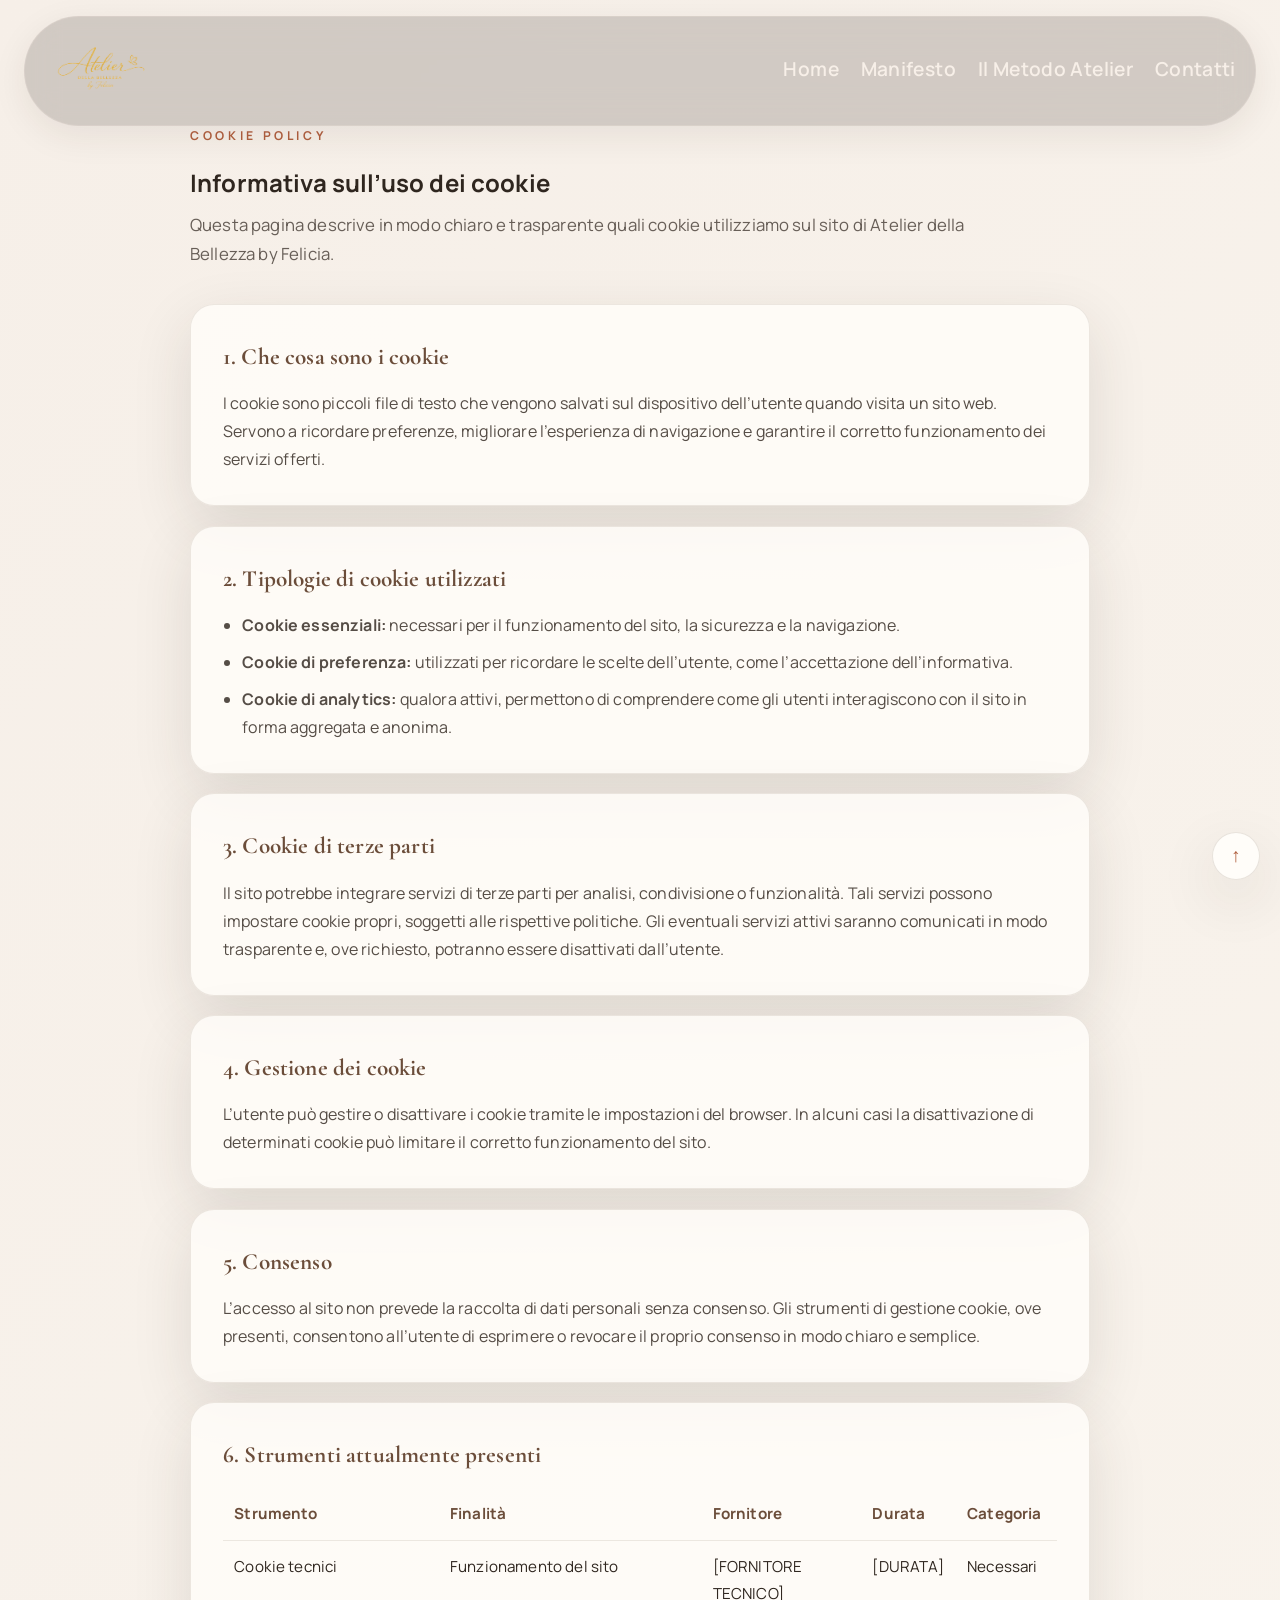
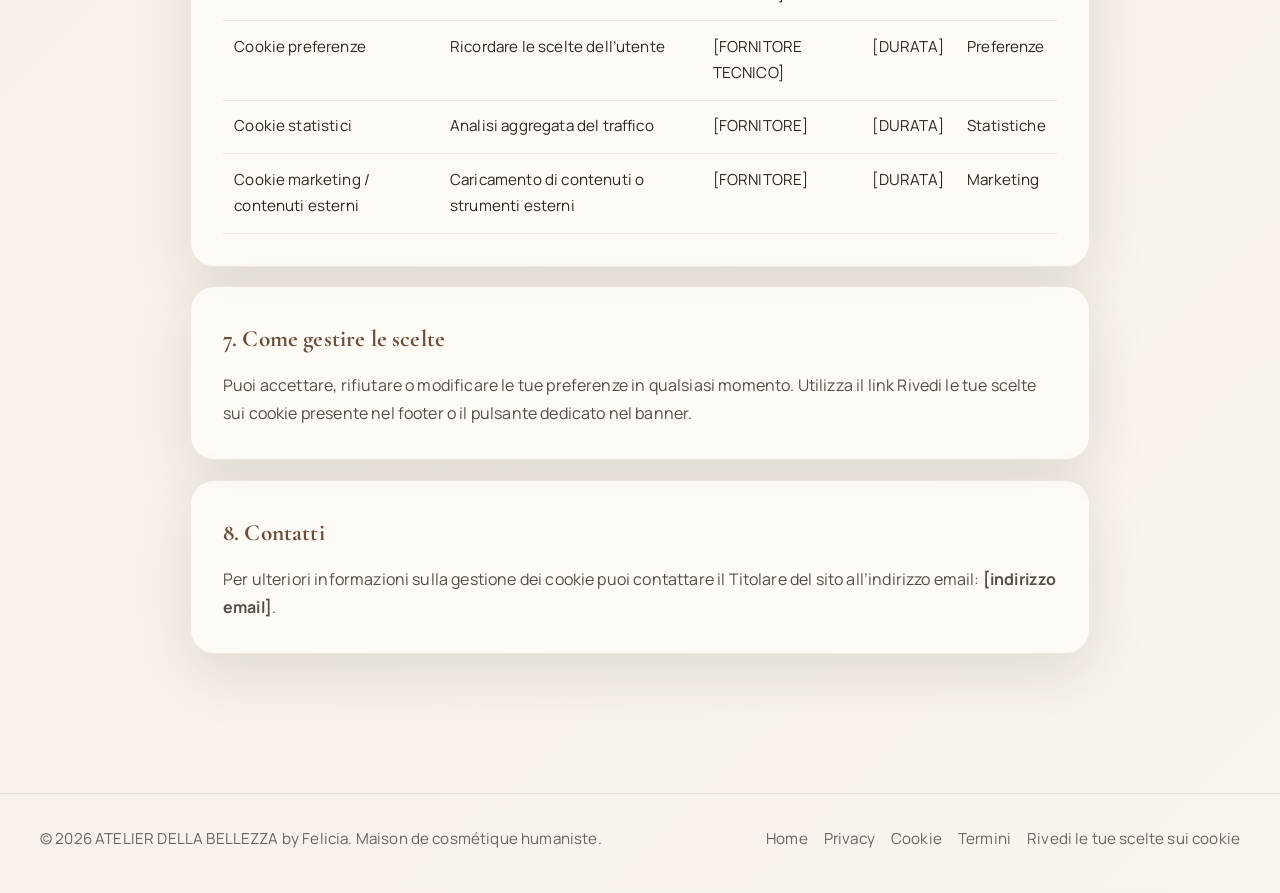
<file: cookie-policy.html>
<!DOCTYPE html>
<html lang="it">
  <head>
    <meta charset="UTF-8" />
    <meta name="viewport" content="width=device-width, initial-scale=1.0" />
    <title>Cookie Policy | ATELIER DELLA BELLEZZA by Felicia</title>
    <meta
      name="description"
      content="Informazioni complete sui cookie utilizzati sul sito di ATELIER DELLA BELLEZZA by Felicia."
    />
    <meta name="robots" content="index, follow" />
    <link rel="icon" type="image/png" href="images/logo.png" />
    <link rel="apple-touch-icon" href="images/logo.png" />
    <link rel="preconnect" href="https://fonts.googleapis.com" />
    <link rel="preconnect" href="https://fonts.gstatic.com" crossorigin />
    <link
      href="https://fonts.googleapis.com/css2?family=Cormorant+Garamond:wght@500;600;700&family=Manrope:wght@400;500;600;700&display=swap"
      rel="stylesheet"
    />
    <link rel="stylesheet" href="style.css" />
  </head>
  <body>
    <a class="skip-link" href="#main-content">Vai al contenuto</a>
    <div class="page-shell">
      <header class="site-header">
        <a class="brand" href="index.html" aria-label="ATELIER DELLA BELLEZZA by Felicia home">
          <img class="brand-logo" src="images/logo.png" alt="ATELIER DELLA BELLEZZA by Felicia" />
        </a>

        <button class="nav-toggle" aria-label="Apri menu" aria-expanded="false">
          <span></span>
          <span></span>
          <span></span>
        </button>

        <nav class="site-nav" id="site-nav" aria-label="Navigazione principale">
          <a href="index.html#hero">Home</a>
          <a href="index.html#manifesto">Manifesto</a>
          <a href="index.html#metodo">Il Metodo Atelier</a>
          <a href="index.html#contatti">Contatti</a>
        </nav>
      </header>

      <main id="main-content">
        <section class="section legal-page">
          <div class="section-heading reveal">
            <p class="eyebrow">Cookie Policy</p>
            <h1>Informativa sull’uso dei cookie</h1>
            <p class="section-subtitle">
              Questa pagina descrive in modo chiaro e trasparente quali cookie utilizziamo sul sito di Atelier della Bellezza by Felicia.
            </p>
          </div>

          <article class="legal-card reveal">
            <h2>1. Che cosa sono i cookie</h2>
            <p>
              I cookie sono piccoli file di testo che vengono salvati sul dispositivo dell’utente quando visita un sito web. Servono a ricordare preferenze, migliorare l’esperienza di navigazione e garantire il corretto funzionamento dei servizi offerti.
            </p>
          </article>

          <article class="legal-card reveal">
            <h2>2. Tipologie di cookie utilizzati</h2>
            <ul class="legal-list">
              <li><strong>Cookie essenziali:</strong> necessari per il funzionamento del sito, la sicurezza e la navigazione.</li>
              <li><strong>Cookie di preferenza:</strong> utilizzati per ricordare le scelte dell’utente, come l’accettazione dell’informativa.</li>
              <li><strong>Cookie di analytics:</strong> qualora attivi, permettono di comprendere come gli utenti interagiscono con il sito in forma aggregata e anonima.</li>
            </ul>
          </article>

          <article class="legal-card reveal">
            <h2>3. Cookie di terze parti</h2>
            <p>
              Il sito potrebbe integrare servizi di terze parti per analisi, condivisione o funzionalità. Tali servizi possono impostare cookie propri, soggetti alle rispettive politiche. Gli eventuali servizi attivi saranno comunicati in modo trasparente e, ove richiesto, potranno essere disattivati dall’utente.
            </p>
          </article>

          <article class="legal-card reveal">
            <h2>4. Gestione dei cookie</h2>
            <p>
              L’utente può gestire o disattivare i cookie tramite le impostazioni del browser. In alcuni casi la disattivazione di determinati cookie può limitare il corretto funzionamento del sito.
            </p>
          </article>

          <article class="legal-card reveal">
            <h2>5. Consenso</h2>
            <p>
              L’accesso al sito non prevede la raccolta di dati personali senza consenso. Gli strumenti di gestione cookie, ove presenti, consentono all’utente di esprimere o revocare il proprio consenso in modo chiaro e semplice.
            </p>
          </article>

          <article class="legal-card reveal">
            <h2>6. Strumenti attualmente presenti</h2>
            <table class="legal-table">
              <thead>
                <tr>
                  <th>Strumento</th>
                  <th>Finalità</th>
                  <th>Fornitore</th>
                  <th>Durata</th>
                  <th>Categoria</th>
                </tr>
              </thead>
              <tbody>
                <tr>
                  <td>Cookie tecnici</td>
                  <td>Funzionamento del sito</td>
                  <td>[FORNITORE TECNICO]</td>
                  <td>[DURATA]</td>
                  <td>Necessari</td>
                </tr>
                <tr>
                  <td>Cookie preferenze</td>
                  <td>Ricordare le scelte dell’utente</td>
                  <td>[FORNITORE TECNICO]</td>
                  <td>[DURATA]</td>
                  <td>Preferenze</td>
                </tr>
                <tr>
                  <td>Cookie statistici</td>
                  <td>Analisi aggregata del traffico</td>
                  <td>[FORNITORE]</td>
                  <td>[DURATA]</td>
                  <td>Statistiche</td>
                </tr>
                <tr>
                  <td>Cookie marketing / contenuti esterni</td>
                  <td>Caricamento di contenuti o strumenti esterni</td>
                  <td>[FORNITORE]</td>
                  <td>[DURATA]</td>
                  <td>Marketing</td>
                </tr>
              </tbody>
            </table>
          </article>

          <article class="legal-card reveal">
            <h2>7. Come gestire le scelte</h2>
            <p>
              Puoi accettare, rifiutare o modificare le tue preferenze in qualsiasi momento. Utilizza il link <a href="#" data-cookie-review="true">Rivedi le tue scelte sui cookie</a> presente nel footer o il pulsante dedicato nel banner.
            </p>
          </article>

          <article class="legal-card reveal">
            <h2>8. Contatti</h2>
            <p>
              Per ulteriori informazioni sulla gestione dei cookie puoi contattare il Titolare del sito all’indirizzo email: <strong>[indirizzo email]</strong>.
            </p>
          </article>
        </section>
      </main>

      <footer class="site-footer">
        <p>© <span id="year"></span> ATELIER DELLA BELLEZZA by Felicia. Maison de cosmétique humaniste.</p>
        <div>
          <a href="index.html">Home</a>
          <a href="privacy-policy.html">Privacy</a>
          <a href="cookie-policy.html">Cookie</a>
          <a href="termini-condizioni.html">Termini</a>
          <a href="#" data-cookie-review="true">Rivedi le tue scelte sui cookie</a>
        </div>
      </footer>

      <button class="back-to-top" id="back-to-top" type="button" aria-label="Torna in cima alla pagina">↑</button>
    </div>

    <script src="script.js"></script>
    <script src="cookie-consent.js"></script>
  </body>
</html>
</file>
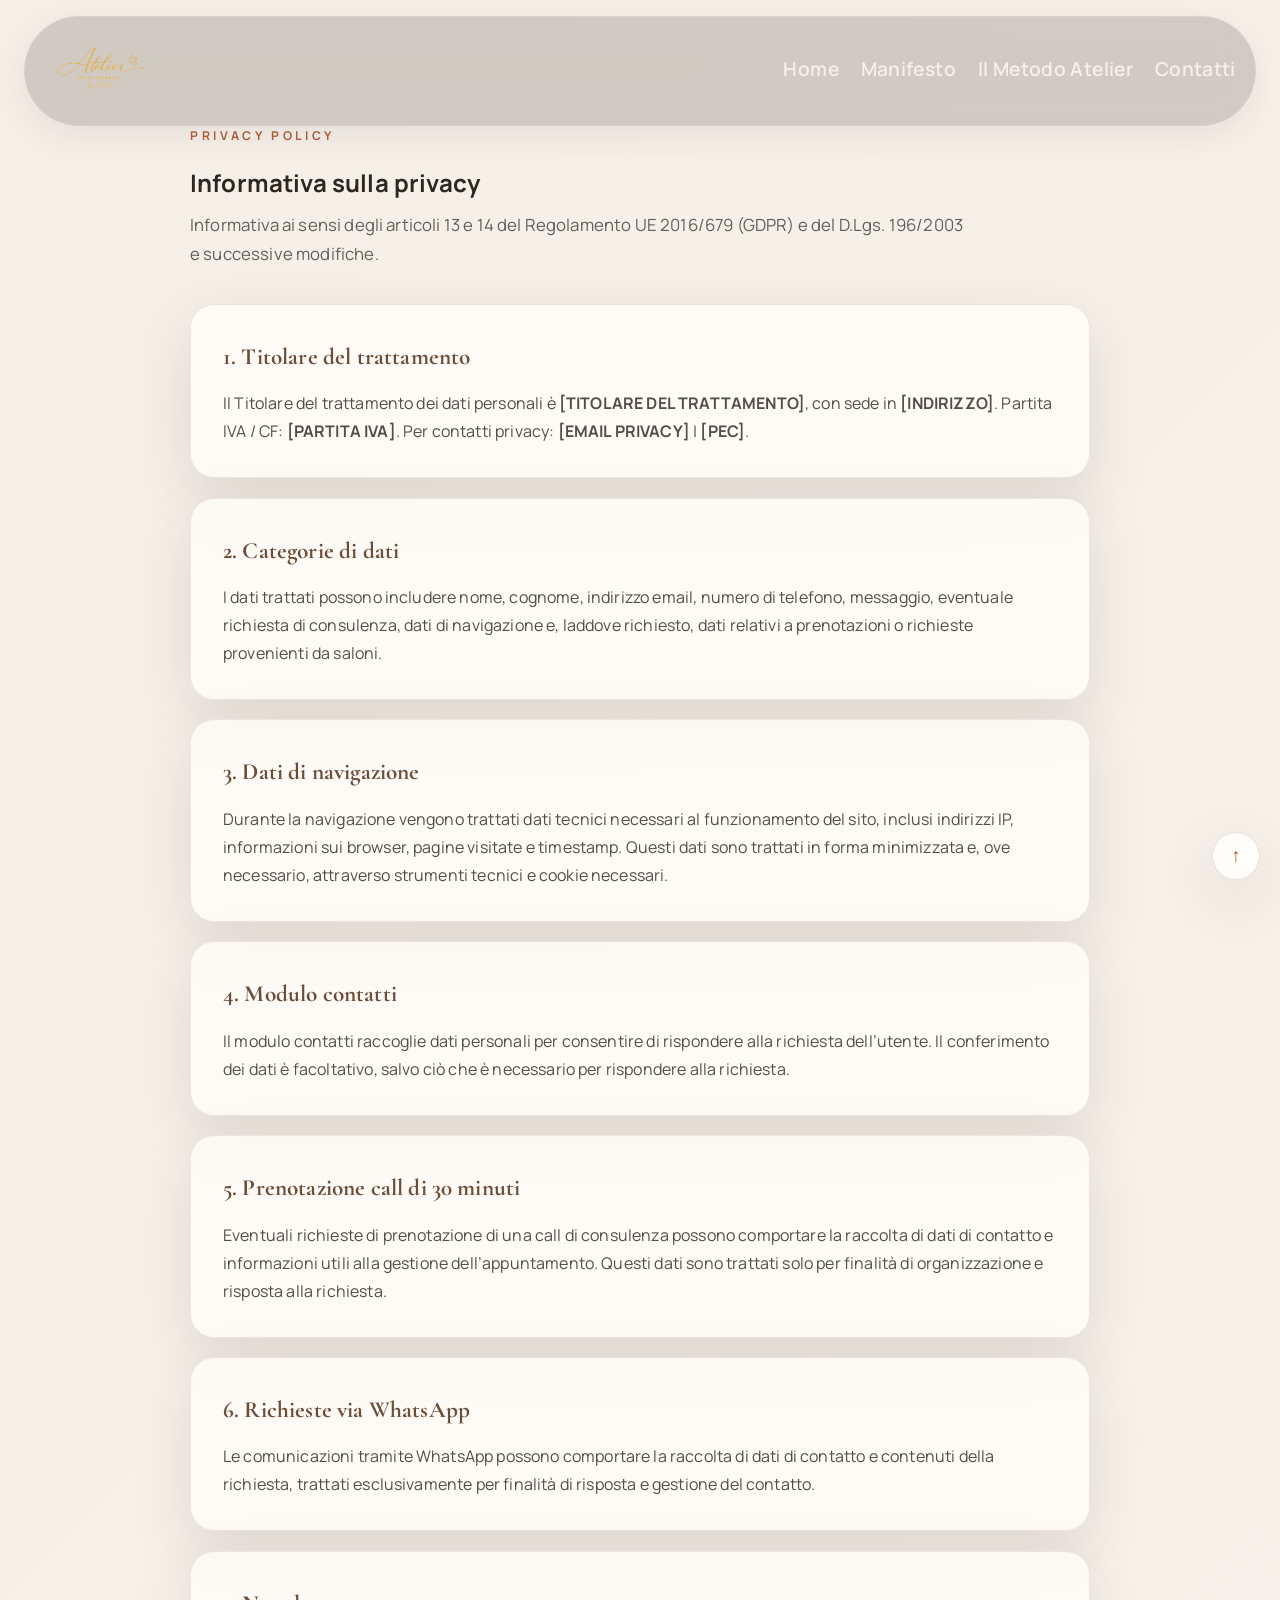
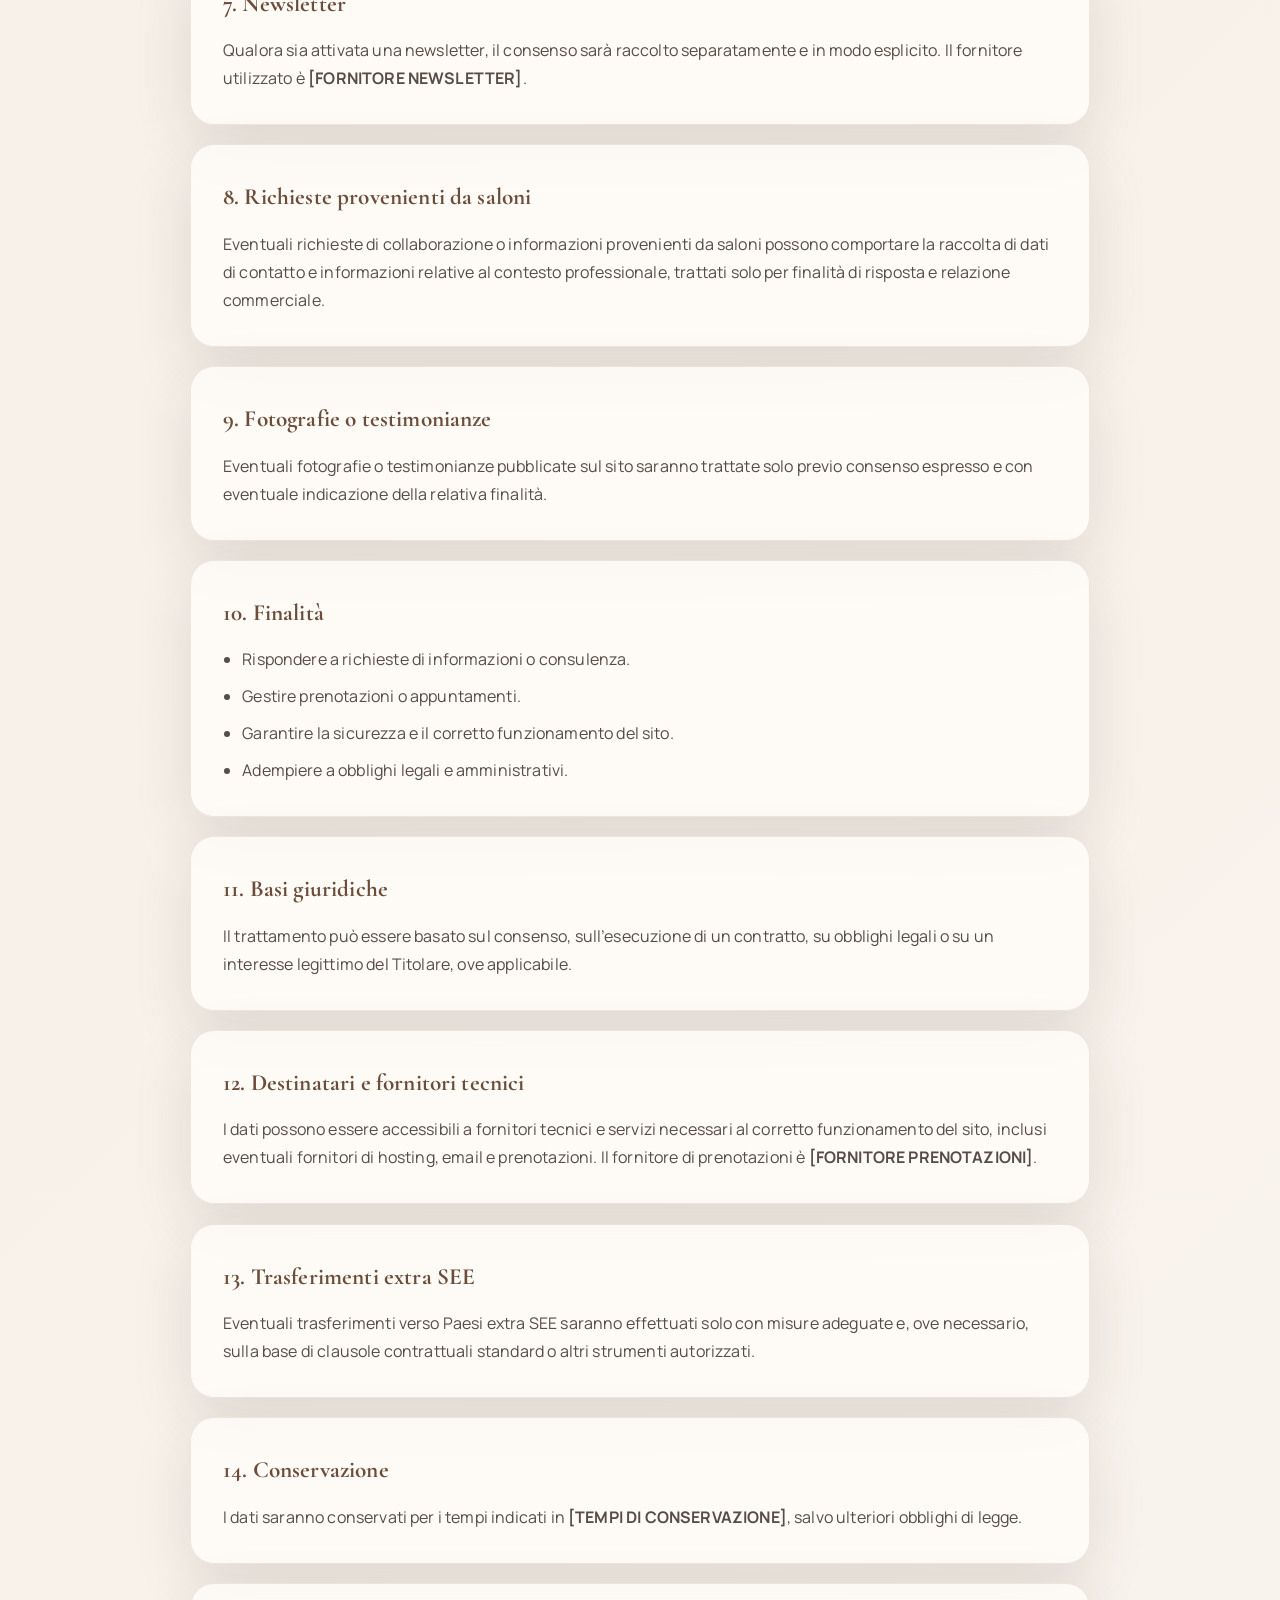
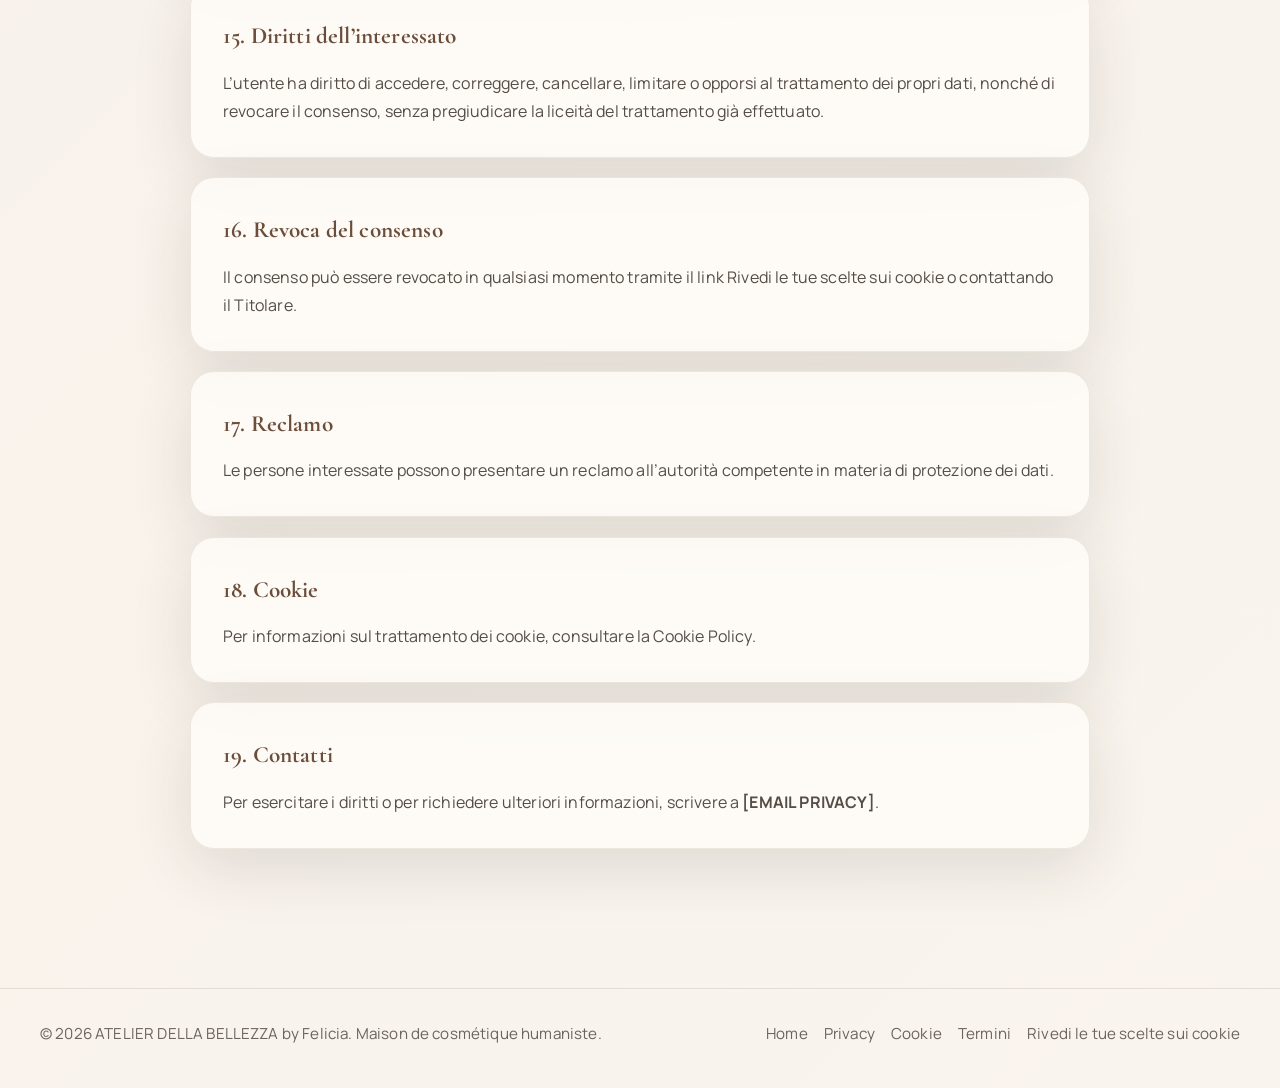
<file: privacy-policy.html>
<!DOCTYPE html>
<html lang="it">
  <head>
    <meta charset="UTF-8" />
    <meta name="viewport" content="width=device-width, initial-scale=1.0" />
    <title>Privacy Policy | ATELIER DELLA BELLEZZA by Felicia</title>
    <meta
      name="description"
      content="Informativa privacy conforme al GDPR per il sito ATELIER DELLA BELLEZZA by Felicia."
    />
    <meta name="robots" content="index, follow" />
    <link rel="icon" type="image/png" href="images/logo.png" />
    <link rel="apple-touch-icon" href="images/logo.png" />
    <link rel="preconnect" href="https://fonts.googleapis.com" />
    <link rel="preconnect" href="https://fonts.gstatic.com" crossorigin />
    <link
      href="https://fonts.googleapis.com/css2?family=Cormorant+Garamond:wght@500;600;700&family=Manrope:wght@400;500;600;700&display=swap"
      rel="stylesheet"
    />
    <link rel="stylesheet" href="style.css" />
  </head>
  <body>
    <a class="skip-link" href="#main-content">Vai al contenuto</a>
    <div class="page-shell">
      <header class="site-header">
        <a class="brand" href="index.html" aria-label="ATELIER DELLA BELLEZZA by Felicia home">
          <img class="brand-logo" src="images/logo.png" alt="ATELIER DELLA BELLEZZA by Felicia" />
        </a>

        <button class="nav-toggle" aria-label="Apri menu" aria-expanded="false">
          <span></span>
          <span></span>
          <span></span>
        </button>

        <nav class="site-nav" id="site-nav" aria-label="Navigazione principale">
          <a href="index.html#hero">Home</a>
          <a href="index.html#manifesto">Manifesto</a>
          <a href="index.html#metodo">Il Metodo Atelier</a>
          <a href="index.html#contatti">Contatti</a>
        </nav>
      </header>

      <main id="main-content">
        <section class="section legal-page">
          <div class="section-heading reveal">
            <p class="eyebrow">Privacy Policy</p>
            <h1>Informativa sulla privacy</h1>
            <p class="section-subtitle">
              Informativa ai sensi degli articoli 13 e 14 del Regolamento UE 2016/679 (GDPR) e del D.Lgs. 196/2003 e successive modifiche.
            </p>
          </div>

          <article class="legal-card reveal">
            <h2>1. Titolare del trattamento</h2>
            <p>
              Il Titolare del trattamento dei dati personali è <strong>[TITOLARE DEL TRATTAMENTO]</strong>, con sede in <strong>[INDIRIZZO]</strong>.
              Partita IVA / CF: <strong>[PARTITA IVA]</strong>.
              Per contatti privacy: <strong>[EMAIL PRIVACY]</strong> | <strong>[PEC]</strong>.
            </p>
          </article>

          <article class="legal-card reveal">
            <h2>2. Categorie di dati</h2>
            <p>
              I dati trattati possono includere nome, cognome, indirizzo email, numero di telefono, messaggio, eventuale richiesta di consulenza, dati di navigazione e, laddove richiesto, dati relativi a prenotazioni o richieste provenienti da saloni.
            </p>
          </article>

          <article class="legal-card reveal">
            <h2>3. Dati di navigazione</h2>
            <p>
              Durante la navigazione vengono trattati dati tecnici necessari al funzionamento del sito, inclusi indirizzi IP, informazioni sui browser, pagine visitate e timestamp. Questi dati sono trattati in forma minimizzata e, ove necessario, attraverso strumenti tecnici e cookie necessari.
            </p>
          </article>

          <article class="legal-card reveal">
            <h2>4. Modulo contatti</h2>
            <p>
              Il modulo contatti raccoglie dati personali per consentire di rispondere alla richiesta dell’utente. Il conferimento dei dati è facoltativo, salvo ciò che è necessario per rispondere alla richiesta.
            </p>
          </article>

          <article class="legal-card reveal">
            <h2>5. Prenotazione call di 30 minuti</h2>
            <p>
              Eventuali richieste di prenotazione di una call di consulenza possono comportare la raccolta di dati di contatto e informazioni utili alla gestione dell’appuntamento. Questi dati sono trattati solo per finalità di organizzazione e risposta alla richiesta.
            </p>
          </article>

          <article class="legal-card reveal">
            <h2>6. Richieste via WhatsApp</h2>
            <p>
              Le comunicazioni tramite WhatsApp possono comportare la raccolta di dati di contatto e contenuti della richiesta, trattati esclusivamente per finalità di risposta e gestione del contatto.
            </p>
          </article>

          <article class="legal-card reveal">
            <h2>7. Newsletter</h2>
            <p>
              Qualora sia attivata una newsletter, il consenso sarà raccolto separatamente e in modo esplicito. Il fornitore utilizzato è <strong>[FORNITORE NEWSLETTER]</strong>.
            </p>
          </article>

          <article class="legal-card reveal">
            <h2>8. Richieste provenienti da saloni</h2>
            <p>
              Eventuali richieste di collaborazione o informazioni provenienti da saloni possono comportare la raccolta di dati di contatto e informazioni relative al contesto professionale, trattati solo per finalità di risposta e relazione commerciale.
            </p>
          </article>

          <article class="legal-card reveal">
            <h2>9. Fotografie o testimonianze</h2>
            <p>
              Eventuali fotografie o testimonianze pubblicate sul sito saranno trattate solo previo consenso espresso e con eventuale indicazione della relativa finalità.
            </p>
          </article>

          <article class="legal-card reveal">
            <h2>10. Finalità</h2>
            <ul class="legal-list">
              <li>Rispondere a richieste di informazioni o consulenza.</li>
              <li>Gestire prenotazioni o appuntamenti.</li>
              <li>Garantire la sicurezza e il corretto funzionamento del sito.</li>
              <li>Adempiere a obblighi legali e amministrativi.</li>
            </ul>
          </article>

          <article class="legal-card reveal">
            <h2>11. Basi giuridiche</h2>
            <p>
              Il trattamento può essere basato sul consenso, sull’esecuzione di un contratto, su obblighi legali o su un interesse legittimo del Titolare, ove applicabile.
            </p>
          </article>

          <article class="legal-card reveal">
            <h2>12. Destinatari e fornitori tecnici</h2>
            <p>
              I dati possono essere accessibili a fornitori tecnici e servizi necessari al corretto funzionamento del sito, inclusi eventuali fornitori di hosting, email e prenotazioni. Il fornitore di prenotazioni è <strong>[FORNITORE PRENOTAZIONI]</strong>.
            </p>
          </article>

          <article class="legal-card reveal">
            <h2>13. Trasferimenti extra SEE</h2>
            <p>
              Eventuali trasferimenti verso Paesi extra SEE saranno effettuati solo con misure adeguate e, ove necessario, sulla base di clausole contrattuali standard o altri strumenti autorizzati.
            </p>
          </article>

          <article class="legal-card reveal">
            <h2>14. Conservazione</h2>
            <p>
              I dati saranno conservati per i tempi indicati in <strong>[TEMPI DI CONSERVAZIONE]</strong>, salvo ulteriori obblighi di legge.
            </p>
          </article>

          <article class="legal-card reveal">
            <h2>15. Diritti dell’interessato</h2>
            <p>
              L’utente ha diritto di accedere, correggere, cancellare, limitare o opporsi al trattamento dei propri dati, nonché di revocare il consenso, senza pregiudicare la liceità del trattamento già effettuato.
            </p>
          </article>

          <article class="legal-card reveal">
            <h2>16. Revoca del consenso</h2>
            <p>
              Il consenso può essere revocato in qualsiasi momento tramite il link <a href="#" data-cookie-review="true">Rivedi le tue scelte sui cookie</a> o contattando il Titolare.
            </p>
          </article>

          <article class="legal-card reveal">
            <h2>17. Reclamo</h2>
            <p>
              Le persone interessate possono presentare un reclamo all’autorità competente in materia di protezione dei dati.
            </p>
          </article>

          <article class="legal-card reveal">
            <h2>18. Cookie</h2>
            <p>
              Per informazioni sul trattamento dei cookie, consultare la <a href="cookie-policy.html">Cookie Policy</a>.
            </p>
          </article>

          <article class="legal-card reveal">
            <h2>19. Contatti</h2>
            <p>
              Per esercitare i diritti o per richiedere ulteriori informazioni, scrivere a <strong>[EMAIL PRIVACY]</strong>.
            </p>
          </article>
        </section>
      </main>

      <footer class="site-footer">
        <p>© <span id="year"></span> ATELIER DELLA BELLEZZA by Felicia. Maison de cosmétique humaniste.</p>
        <div>
          <a href="index.html">Home</a>
          <a href="privacy-policy.html">Privacy</a>
          <a href="cookie-policy.html">Cookie</a>
          <a href="termini-condizioni.html">Termini</a>
          <a href="#" data-cookie-review="true">Rivedi le tue scelte sui cookie</a>
        </div>
      </footer>

      <button class="back-to-top" id="back-to-top" type="button" aria-label="Torna in cima alla pagina">↑</button>
    </div>

    <script src="script.js"></script>
    <script src="cookie-consent.js"></script>
  </body>
</html>
</file>
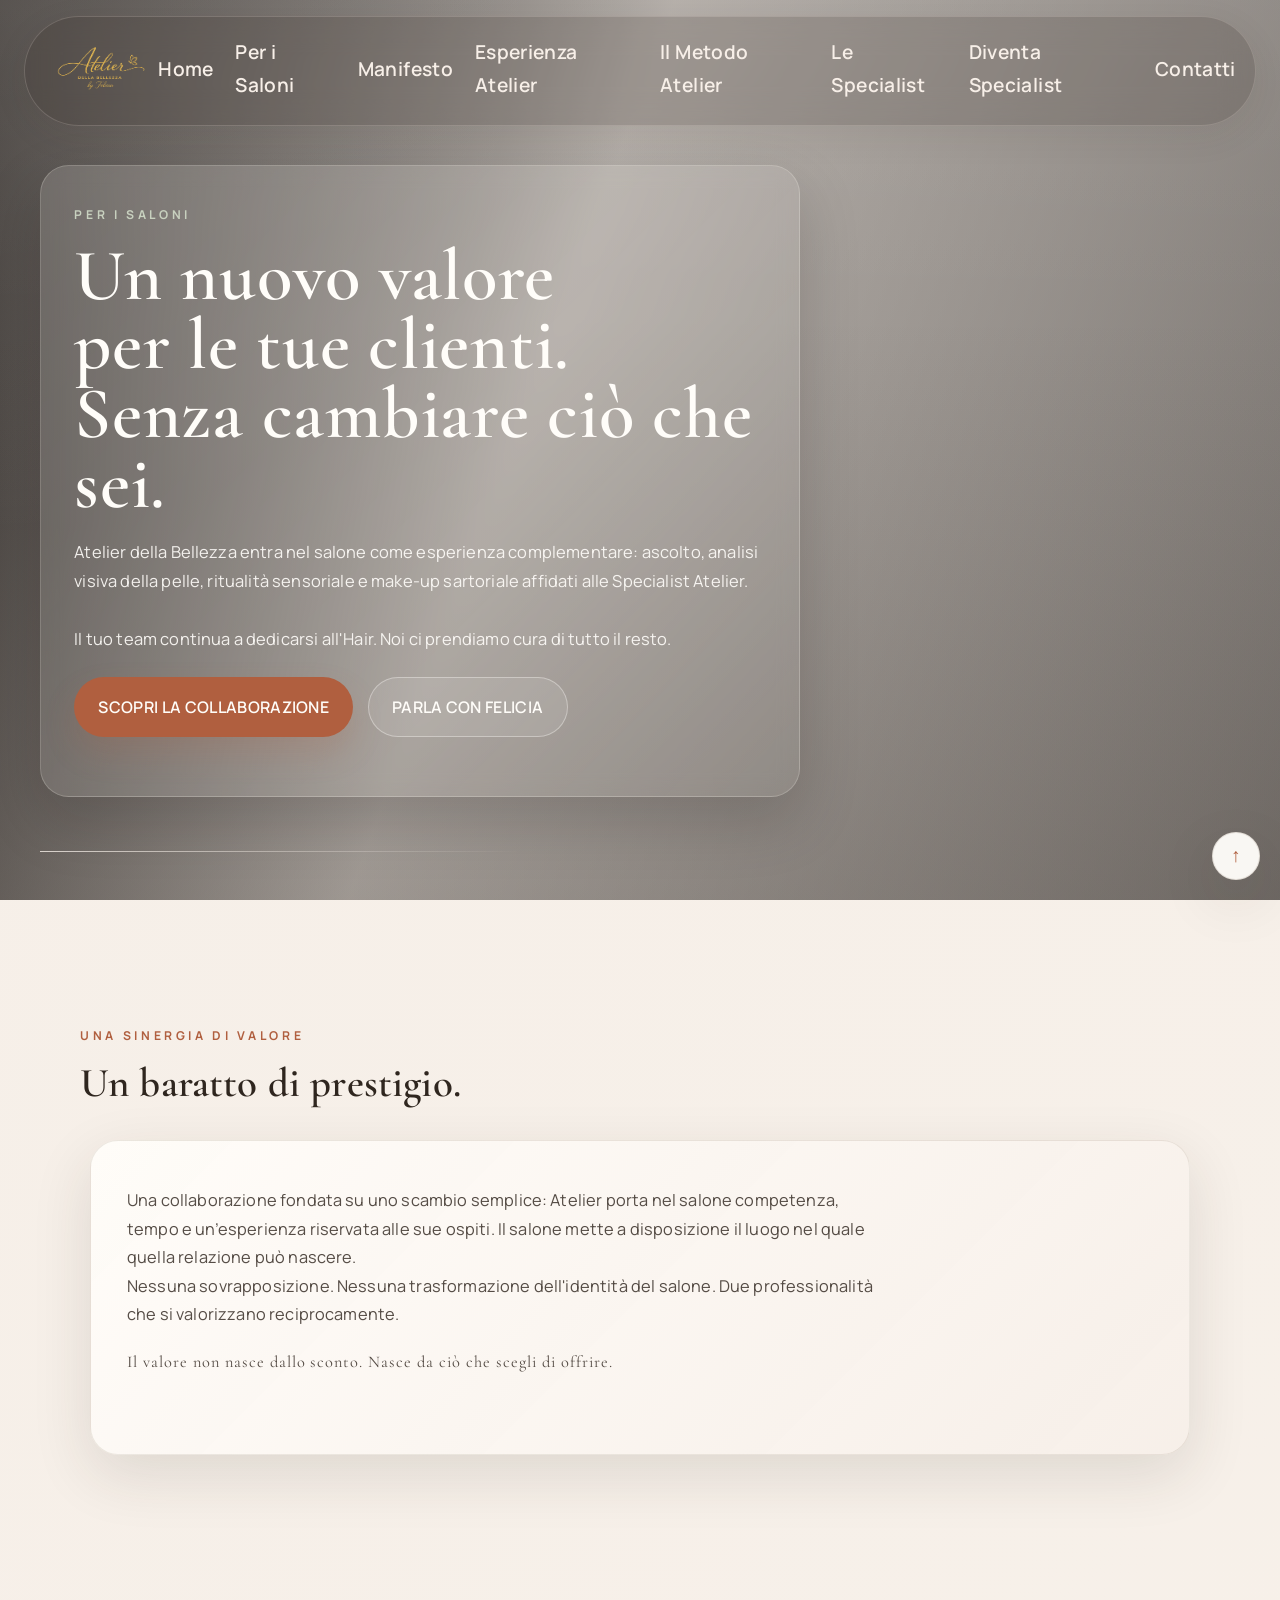
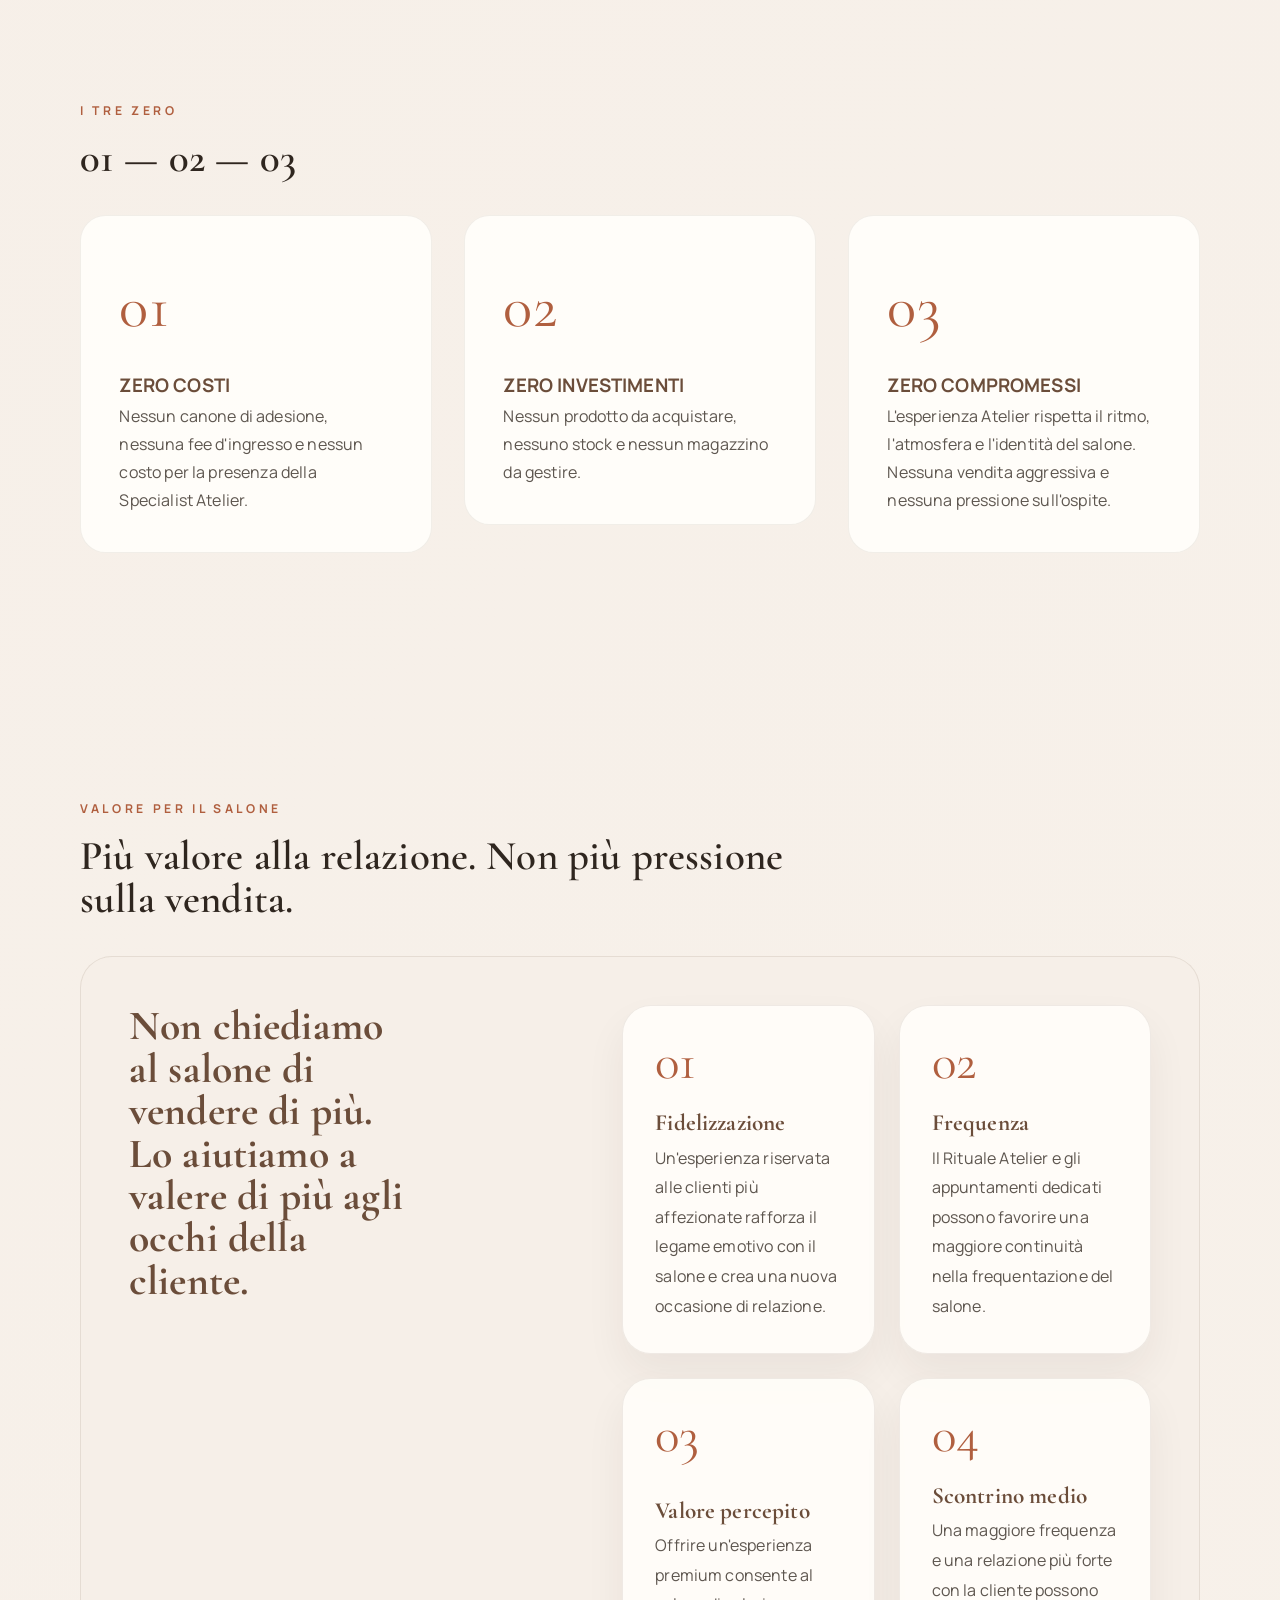
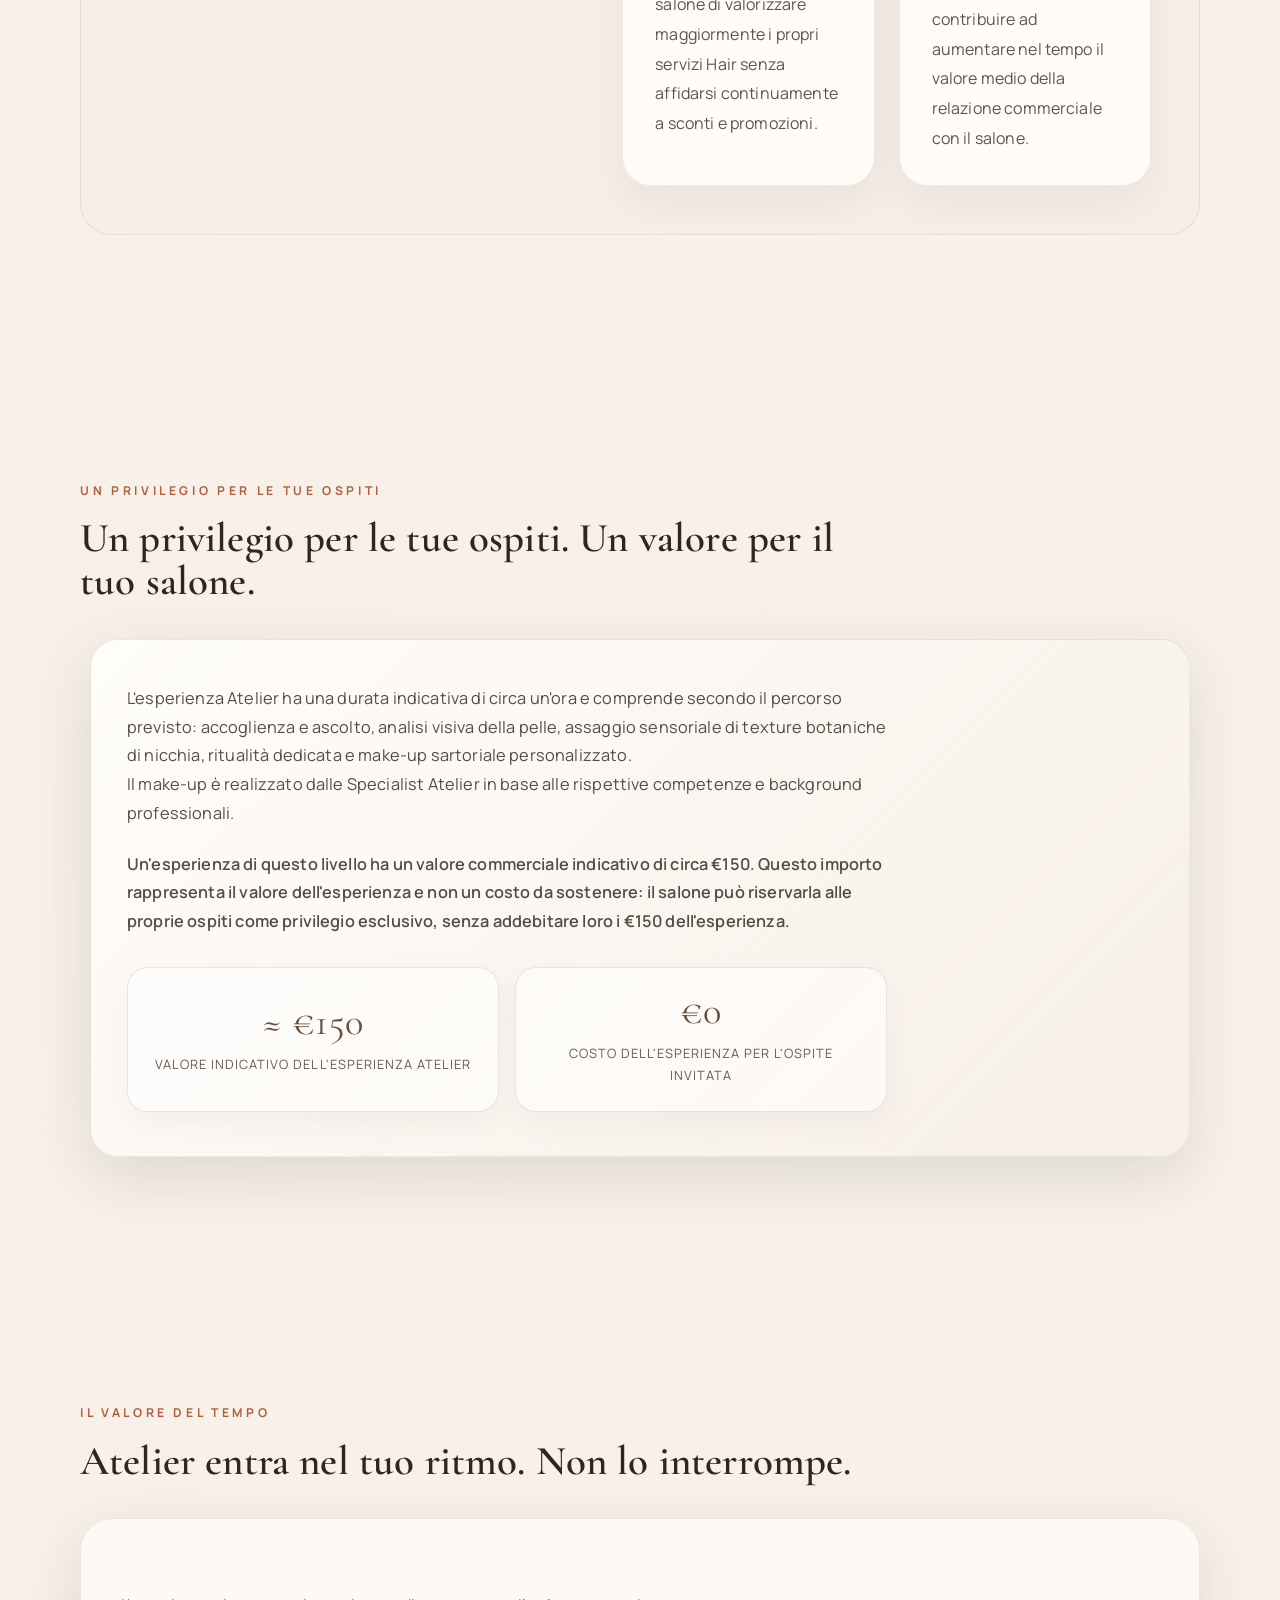
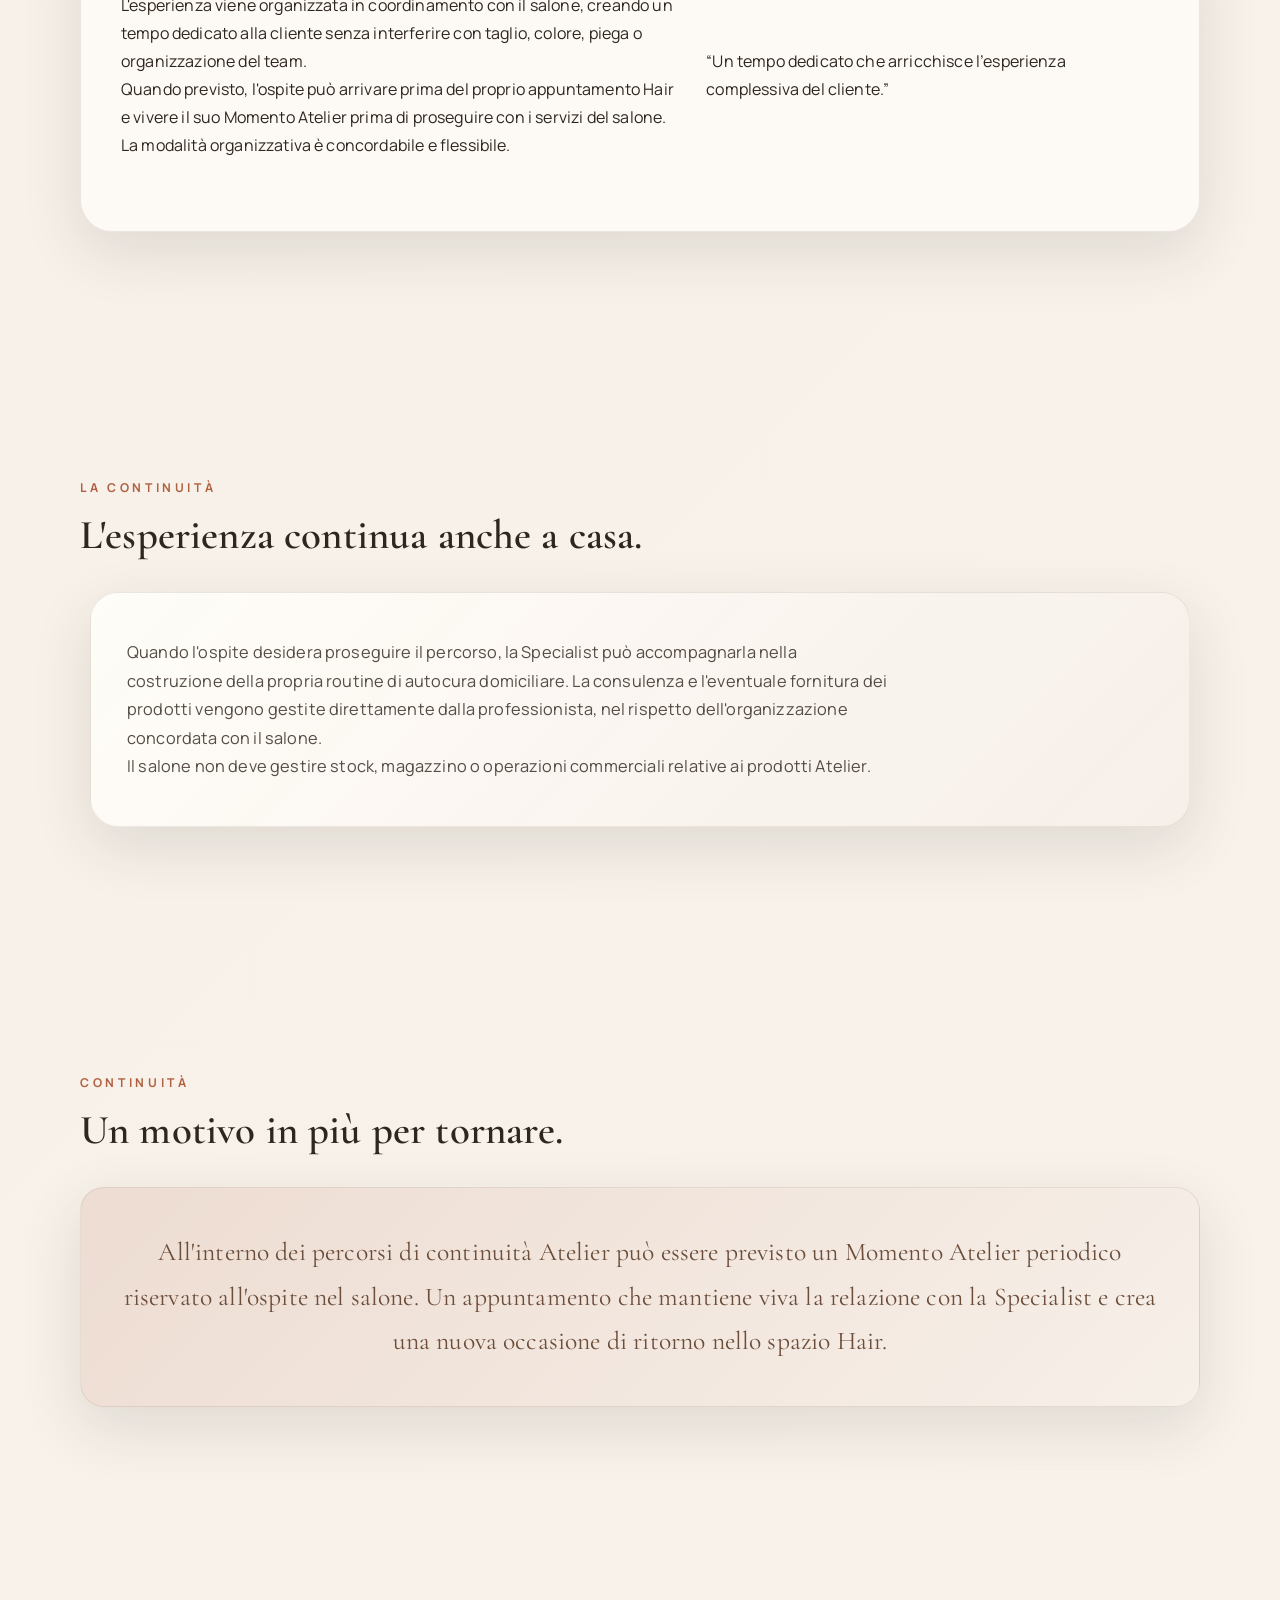
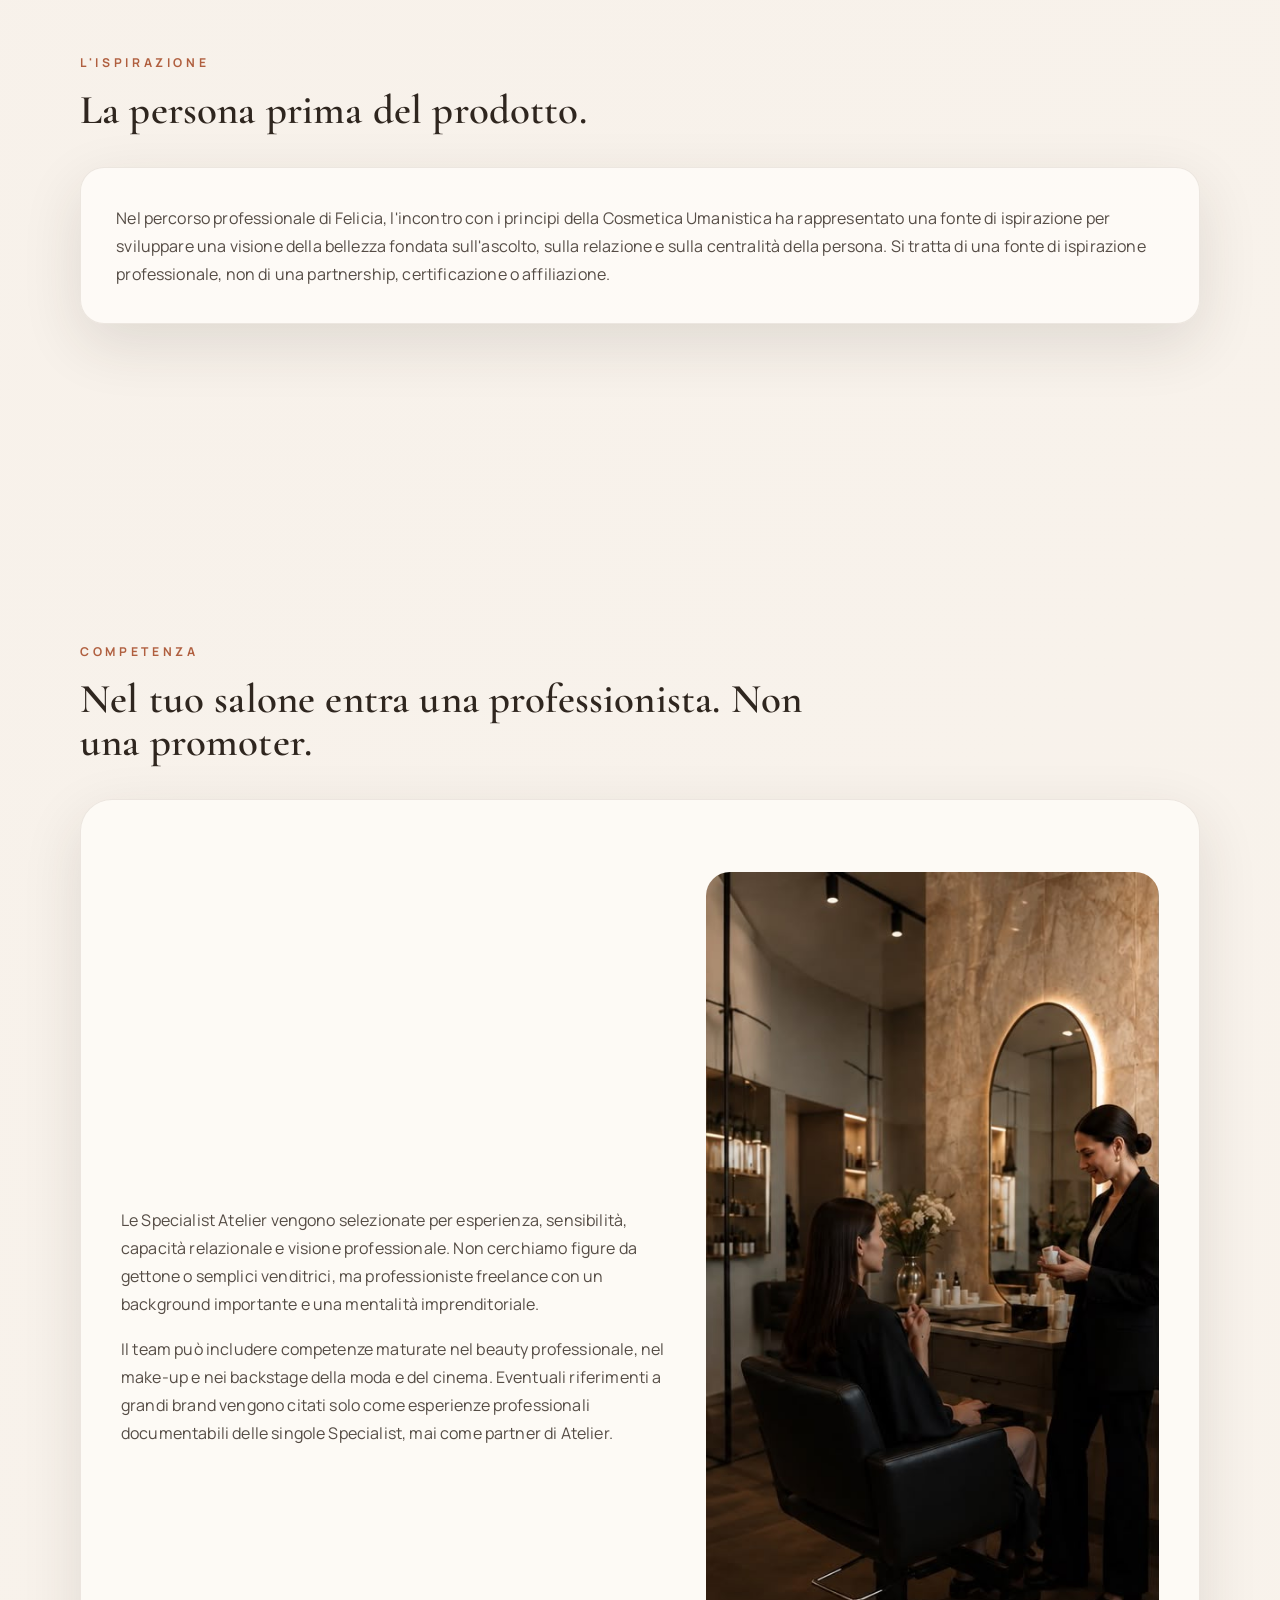
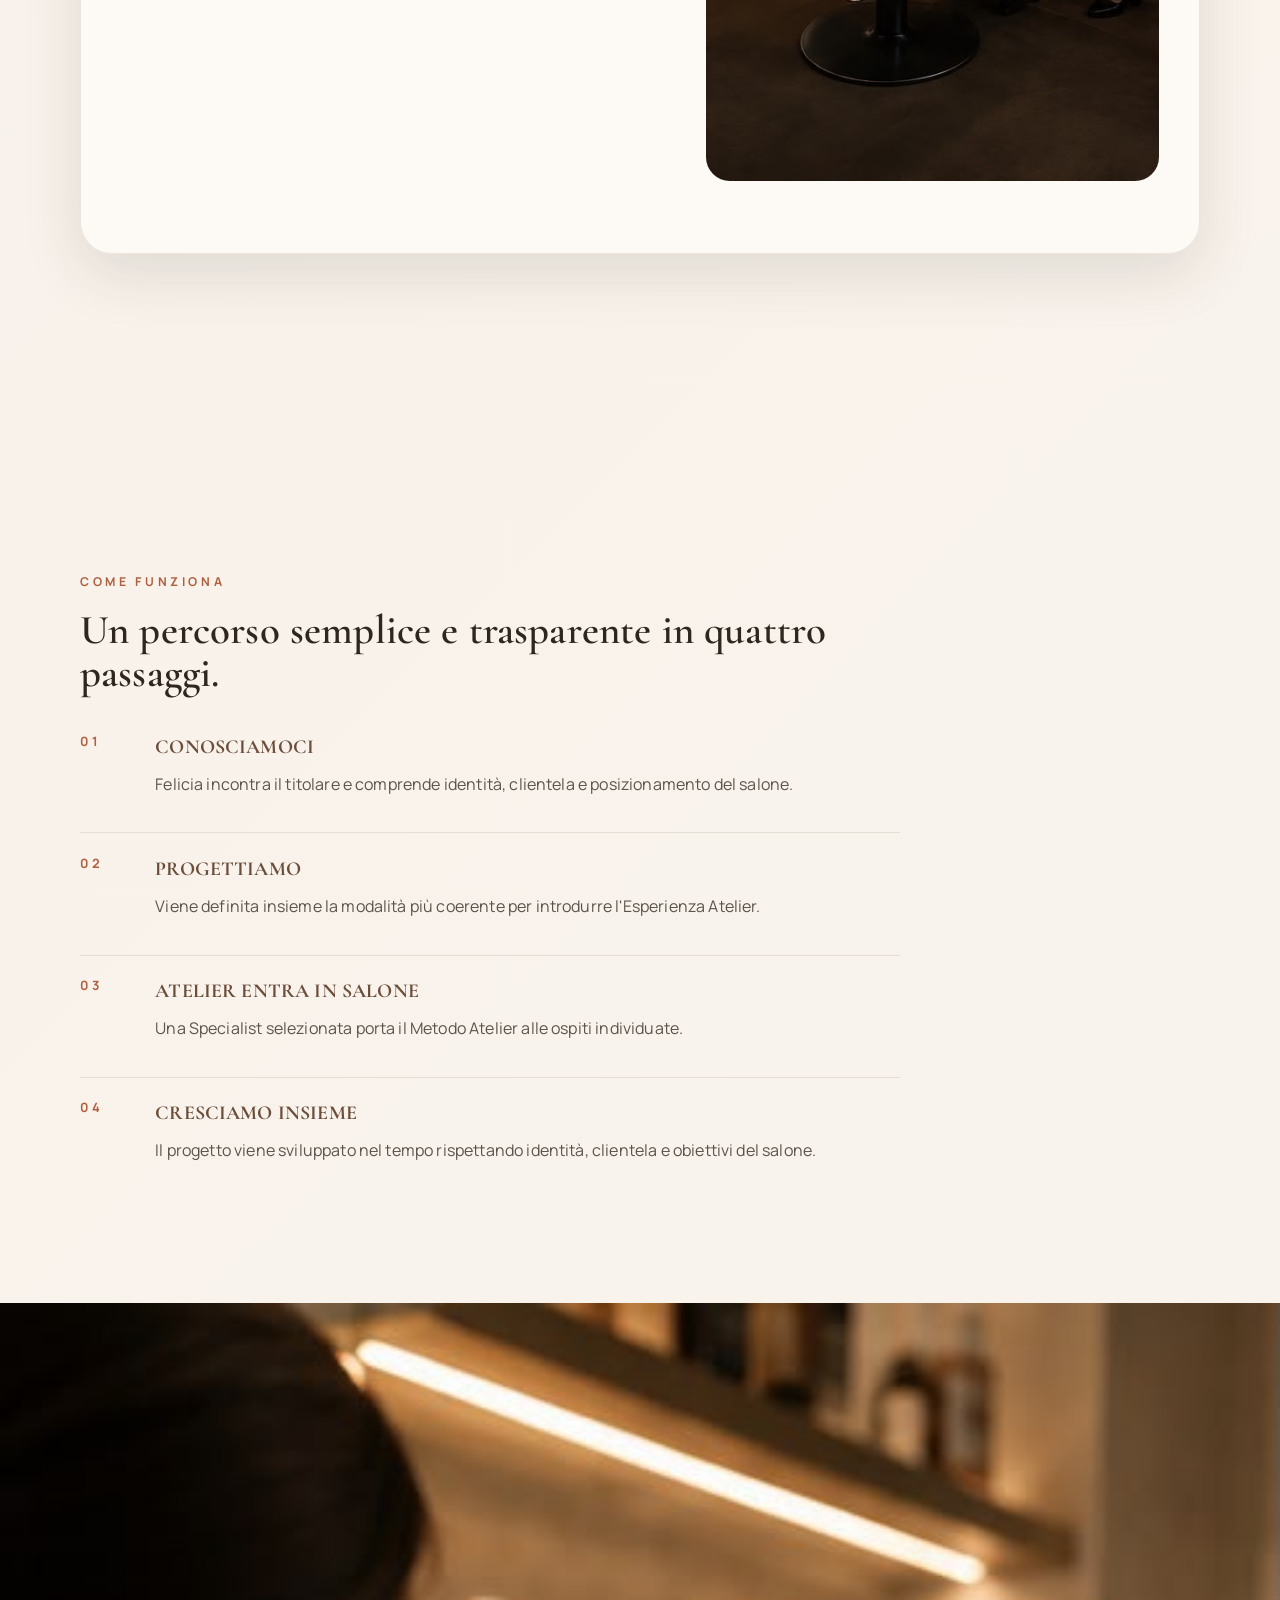
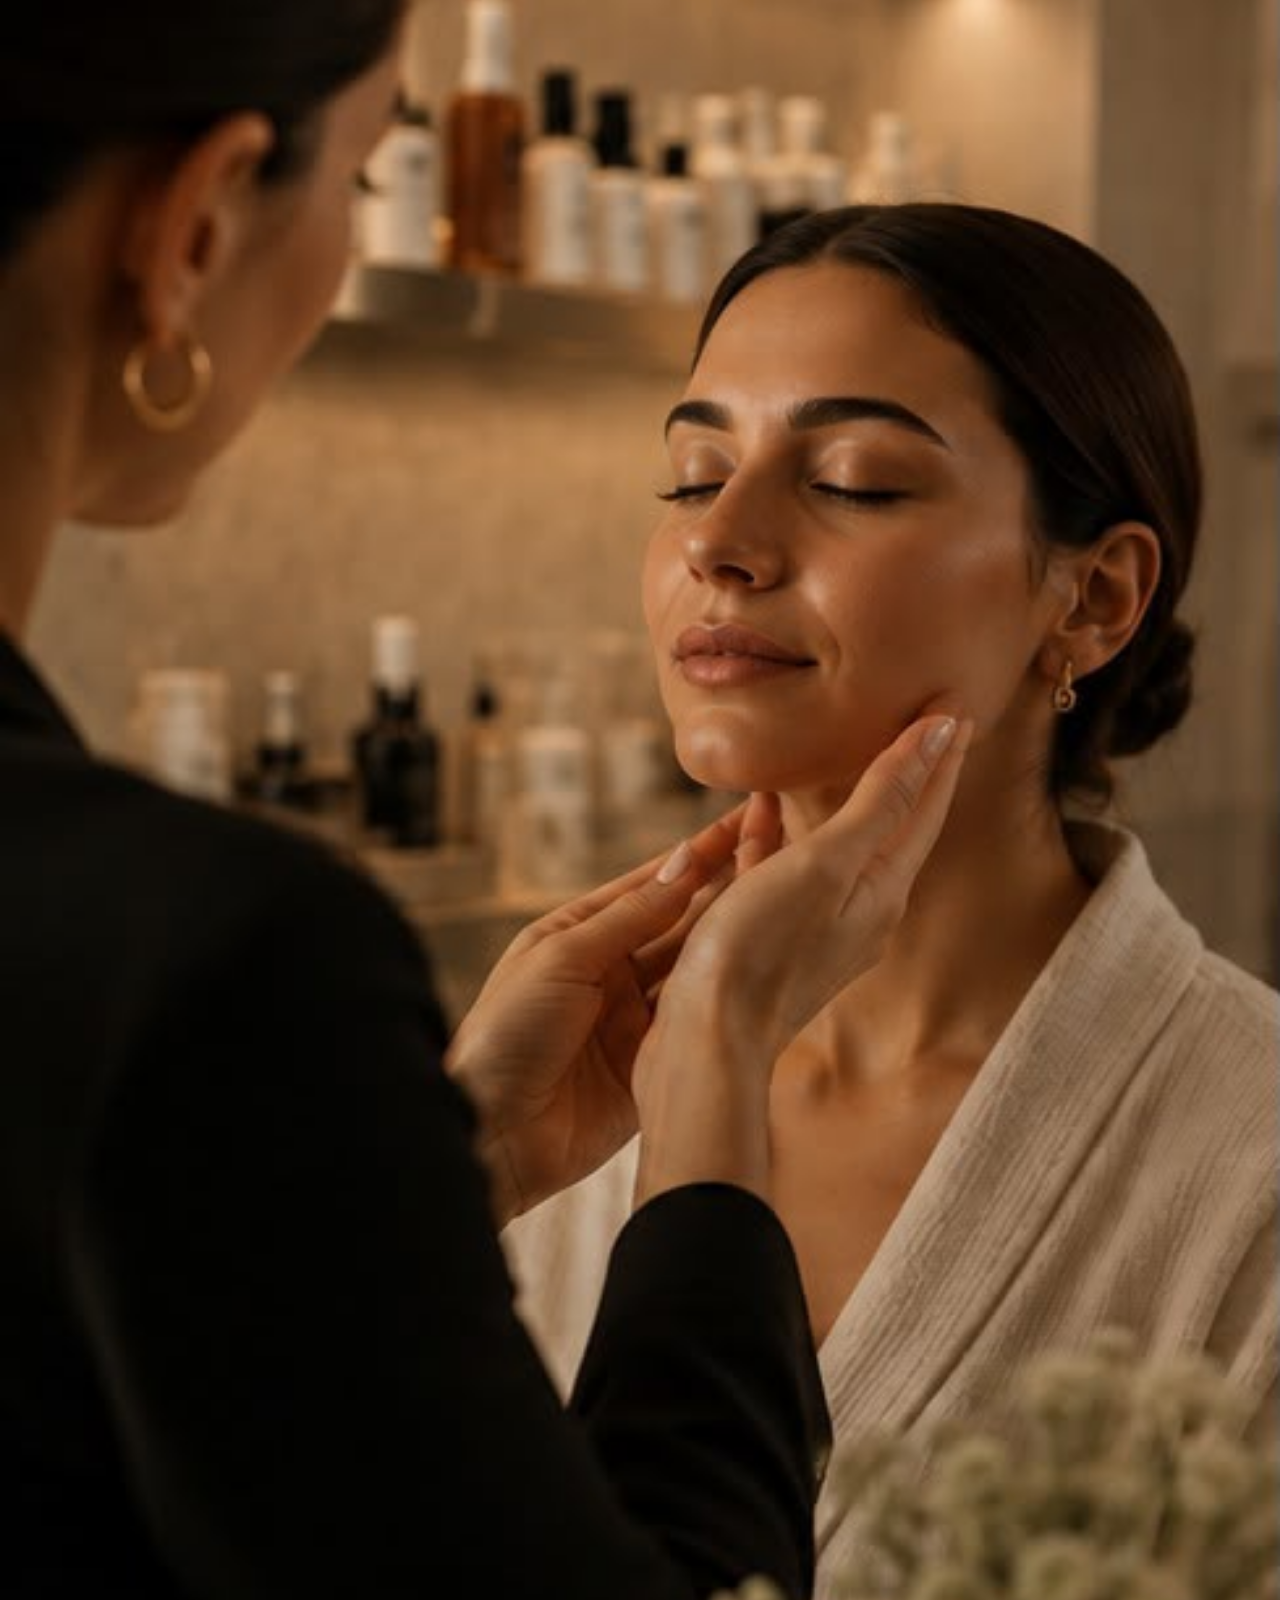
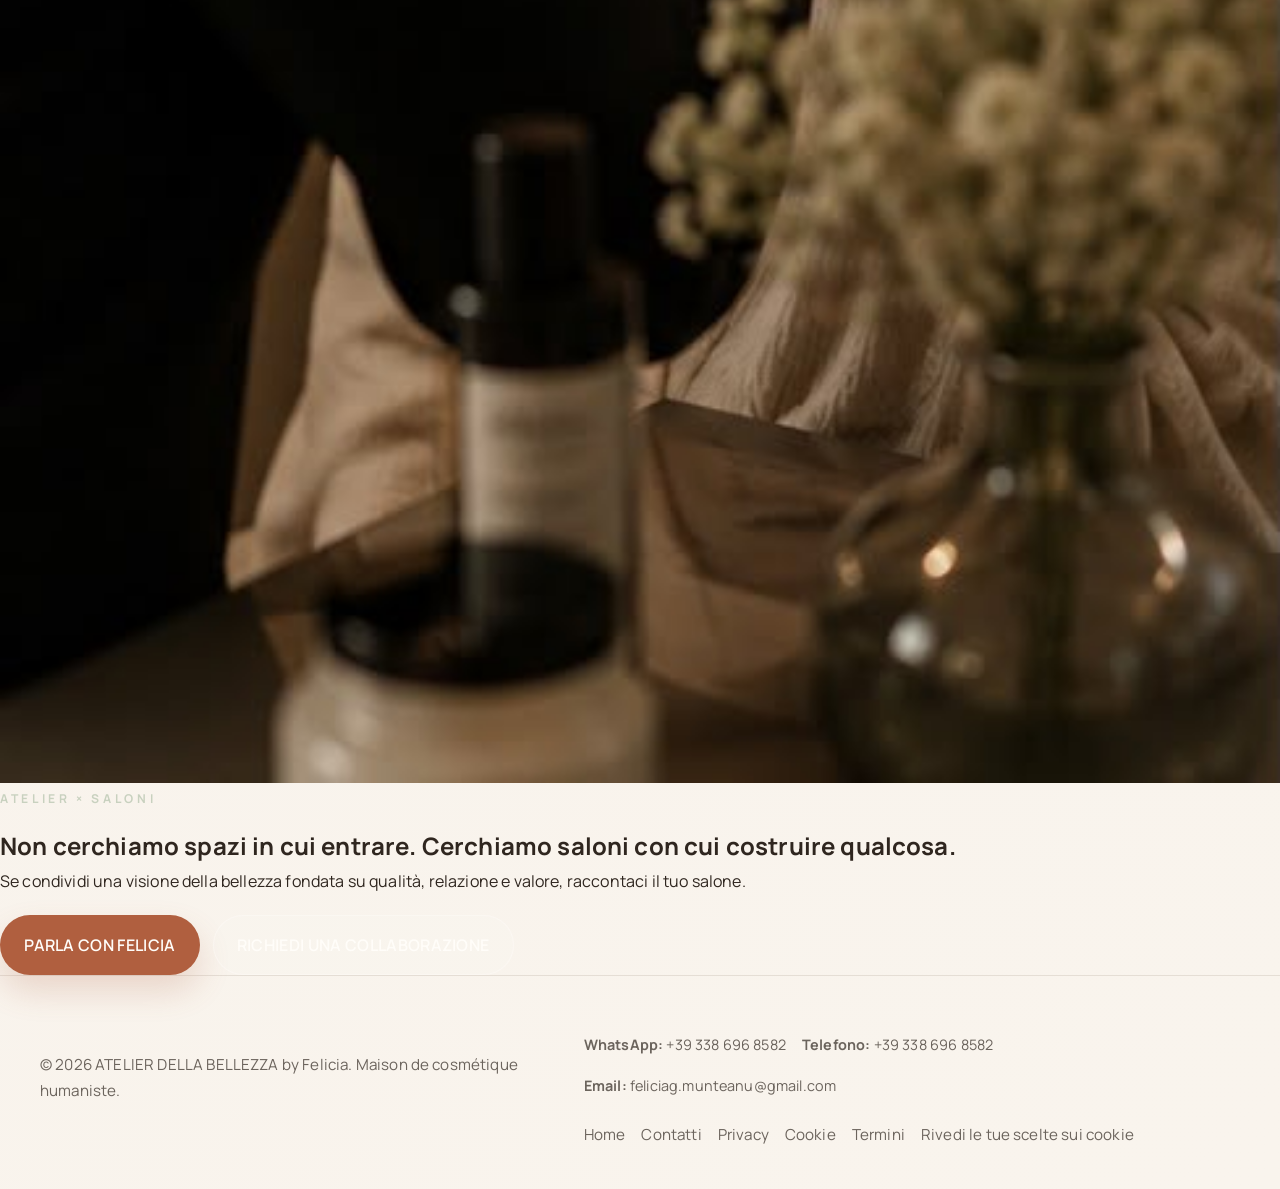
<file: saloni.html>
<!DOCTYPE html>
<html lang="it">
  <head>
    <meta charset="UTF-8" />
    <meta name="viewport" content="width=device-width, initial-scale=1.0" />
    <title>Saloni | Atelier della Bellezza by Felicia</title>
    <meta
      name="description"
      content="Atelier della Bellezza by Felicia accompagna i saloni nella creazione di esperienze riservate e memorabili per le clienti più affezionate." 
    />
    <meta name="robots" content="index, follow" />
    <meta name="author" content="ATELIER DELLA BELLEZZA by Felicia" />
    <meta name="theme-color" content="#f6efe8" />
    <link rel="canonical" href="https://www.atelierdellabellezza.com/saloni.html" />
    <meta property="og:title" content="Saloni | Atelier della Bellezza by Felicia" />
    <meta property="og:description" content="Una pagina dedicata ai saloni che vogliono offrire alle proprie clienti un’esperienza di bellezza esclusiva e relazionale." />
    <meta property="og:type" content="website" />
    <meta property="og:url" content="https://www.atelierdellabellezza.com/saloni.html" />
    <meta name="twitter:card" content="summary_large_image" />
    <meta name="twitter:title" content="Saloni | Atelier della Bellezza by Felicia" />
    <meta name="twitter:description" content="Una pagina dedicata ai saloni che vogliono offrire alle proprie clienti un’esperienza di bellezza esclusiva e relazionale." />
    <link rel="icon" type="image/png" href="images/logo.png" />
    <link rel="apple-touch-icon" href="images/logo.png" />
    <link rel="preconnect" href="https://fonts.googleapis.com" />
    <link rel="preconnect" href="https://fonts.gstatic.com" crossorigin />
    <link
      href="https://fonts.googleapis.com/css2?family=Cormorant+Garamond:wght@500;600;700&family=Manrope:wght@400;500;600;700&display=swap"
      rel="stylesheet"
    />
    <link rel="stylesheet" href="style.css" />
  </head>
  <body>
    <a class="skip-link" href="#main-content">Vai al contenuto</a>
    <div class="page-shell">
      <header class="site-header">
        <a class="brand" href="index.html" aria-label="ATELIER DELLA BELLEZZA by Felicia home">
          <img class="brand-logo" src="images/logo.png" alt="ATELIER DELLA BELLEZZA by Felicia" />
        </a>

        <button class="nav-toggle" aria-label="Apri menu" aria-expanded="false">
          <span></span>
          <span></span>
          <span></span>
        </button>

        <nav class="site-nav" id="site-nav" aria-label="Navigazione principale">
          <a href="index.html">Home</a>
          <a href="saloni.html">Per i Saloni</a>
          <a href="index.html#manifesto">Manifesto</a>
          <a href="index.html#esperienza">Esperienza Atelier</a>
          <a href="index.html#metodo">Il Metodo Atelier</a>
          <a href="index.html#specialist">Le Specialist</a>
          <a href="index.html#diventa-specialist">Diventa Specialist</a>
          <a href="index.html#contatti">Contatti</a>
        </nav>
      </header>

      <main id="main-content">
        <!-- SEZIONE 1 — HERO -->
        <section class="hero" id="hero">
          <div class="hero-content reveal">
            <p class="eyebrow">PER I SALONI</p>
            <h1>Un nuovo valore per le tue clienti.<br />Senza cambiare ciò che sei.</h1>
            <p class="hero-text">
              Atelier della Bellezza entra nel salone come esperienza complementare: ascolto, analisi visiva della pelle, ritualità sensoriale e make-up sartoriale affidati alle Specialist Atelier.
              <br /><br />
              Il tuo team continua a dedicarsi all'Hair. Noi ci prendiamo cura di tutto il resto.
            </p>
            <div class="hero-actions">
              <a class="btn btn-primary" href="#collaborazione">SCOPRI LA COLLABORAZIONE</a>
              <a
                class="btn btn-secondary"
                href="https://wa.me/393386968582?text=Buongiorno%20Felicia%2C%20sono%20titolare%2Fresponsabile%20di%20un%20salone%20e%20vorrei%20ricevere%20maggiori%20informazioni%20sul%20progetto%20Atelier%20della%20Bellezza."
                target="_blank"
                rel="noopener noreferrer"
              >PARLA CON FELICIA</a>
            </div>
          </div>
        </section>

        <!-- SEZIONE 2 — IL CONCETTO -->
        <section class="section" id="collaborazione">
          <div class="section-heading reveal">
            <p class="eyebrow">UNA SINERGIA DI VALORE</p>
            <h2>Un baratto di prestigio.</h2>
          </div>
          <div class="portrait-card reveal">
            <p>
              Una collaborazione fondata su uno scambio semplice: Atelier porta nel salone competenza, tempo e un’esperienza riservata alle sue ospiti. Il salone mette a disposizione il luogo nel quale quella relazione può nascere.
            </p>
            <p>
              Nessuna sovrapposizione. Nessuna trasformazione dell'identità del salone. Due professionalità che si valorizzano reciprocamente.
            </p>
            <p class="hero-inline-phrase" style="margin-top:1.2rem;">Il valore non nasce dallo sconto. Nasce da ciò che scegli di offrire.</p>
          </div>
        </section>

        <!-- SEZIONE 3 — I TRE ZERO -->
        <section class="section" id="tre-zero">
          <div class="section-heading reveal">
            <p class="eyebrow">I TRE ZERO</p>
            <h2>01 — 02 — 03</h2>
          </div>
          <div class="card-grid reveal" style="display:grid;grid-template-columns:repeat(3,1fr);gap:2rem;align-items:start;">
            <article style="padding:2.4rem;border-radius:1.6rem;background:rgba(255,253,249,0.96);border:1px solid rgba(141,123,106,0.12);">
              <span style="font-family: 'Cormorant Garamond', serif;font-size:3.8rem;color:var(--accent);display:block;">01</span>
              <h3 style="margin-top:0.5rem;color:var(--wood);">ZERO COSTI</h3>
              <p style="color:rgba(47,38,31,0.78);">Nessun canone di adesione, nessuna fee d'ingresso e nessun costo per la presenza della Specialist Atelier.</p>
            </article>
            <article style="padding:2.4rem;border-radius:1.6rem;background:rgba(255,253,249,0.96);border:1px solid rgba(141,123,106,0.12);">
              <span style="font-family: 'Cormorant Garamond', serif;font-size:3.8rem;color:var(--accent);display:block;">02</span>
              <h3 style="margin-top:0.5rem;color:var(--wood);">ZERO INVESTIMENTI</h3>
              <p style="color:rgba(47,38,31,0.78);">Nessun prodotto da acquistare, nessuno stock e nessun magazzino da gestire.</p>
            </article>
            <article style="padding:2.4rem;border-radius:1.6rem;background:rgba(255,253,249,0.96);border:1px solid rgba(141,123,106,0.12);">
              <span style="font-family: 'Cormorant Garamond', serif;font-size:3.8rem;color:var(--accent);display:block;">03</span>
              <h3 style="margin-top:0.5rem;color:var(--wood);">ZERO COMPROMESSI</h3>
              <p style="color:rgba(47,38,31,0.78);">L'esperienza Atelier rispetta il ritmo, l'atmosfera e l'identità del salone. Nessuna vendita aggressiva e nessuna pressione sull'ospite.</p>
            </article>
          </div>
        </section>

        <!-- SEZIONE 4 — PERCHÉ CONVIENE AL SALONE -->
        <section class="section" id="vantaggi">
          <div class="section-heading reveal">
            <p class="eyebrow">VALORE PER IL SALONE</p>
            <h2>Più valore alla relazione. Non più pressione sulla vendita.</h2>
          </div>
          <div class="advantage-layout reveal">
            <div class="advantage-intro">
              <h2>Non chiediamo al salone di vendere di più.<br />Lo aiutiamo a valere di più agli occhi della cliente.</h2>
            </div>
            <div class="advantage-grid">
              <article class="advantage-card">
                <span>01</span>
                <div>
                  <h3>Fidelizzazione</h3>
                  <p>Un'esperienza riservata alle clienti più affezionate rafforza il legame emotivo con il salone e crea una nuova occasione di relazione.</p>
                </div>
              </article>
              <article class="advantage-card">
                <span>02</span>
                <div>
                  <h3>Frequenza</h3>
                  <p>Il Rituale Atelier e gli appuntamenti dedicati possono favorire una maggiore continuità nella frequentazione del salone.</p>
                </div>
              </article>
              <article class="advantage-card">
                <span>03</span>
                <div>
                  <h3>Valore percepito</h3>
                  <p>Offrire un'esperienza premium consente al salone di valorizzare maggiormente i propri servizi Hair senza affidarsi continuamente a sconti e promozioni.</p>
                </div>
              </article>
              <article class="advantage-card">
                <span>04</span>
                <div>
                  <h3>Scontrino medio</h3>
                  <p>Una maggiore frequenza e una relazione più forte con la cliente possono contribuire ad aumentare nel tempo il valore medio della relazione commerciale con il salone.</p>
                </div>
              </article>
            </div>
          </div>
        </section>

        <!-- SEZIONE 5 — IL VALORE DELL'OMAGGIO -->
        <section class="section" id="valore-omaggio">
          <div class="section-heading reveal">
            <p class="eyebrow">UN PRIVILEGIO PER LE TUE OSPITI</p>
            <h2>Un privilegio per le tue ospiti. Un valore per il tuo salone.</h2>
          </div>
          <div class="portrait-card reveal">
            <p>L'esperienza Atelier ha una durata indicativa di circa un'ora e comprende secondo il percorso previsto: accoglienza e ascolto, analisi visiva della pelle, assaggio sensoriale di texture botaniche di nicchia, ritualità dedicata e make-up sartoriale personalizzato.</p>
            <p>Il make-up è realizzato dalle Specialist Atelier in base alle rispettive competenze e background professionali.</p>
            <p class="value-clarifier">Un'esperienza di questo livello ha un valore commerciale indicativo di circa €150. Questo importo rappresenta il valore dell'esperienza e non un costo da sostenere: il salone può riservarla alle proprie ospiti come privilegio esclusivo, senza addebitare loro i €150 dell'esperienza.</p>
            <div class="value-grid" aria-label="Valore dell'esperienza Atelier">
              <div class="value-card">
                <span class="value-amount">≈ €150</span>
                <span class="value-label">Valore indicativo dell'Esperienza Atelier</span>
              </div>
              <div class="value-card">
                <span class="value-amount">€0</span>
                <span class="value-label">Costo dell'esperienza per l'ospite invitata</span>
              </div>
            </div>
          </div>
        </section>

        <!-- SEZIONE 6 — COME SI INSERISCE NELLA GIORNATA -->
        <section class="section" id="il-tempo">
          <div class="section-heading reveal">
            <p class="eyebrow">IL VALORE DEL TEMPO</p>
            <h2>Atelier entra nel tuo ritmo. Non lo interrompe.</h2>
          </div>
          <div class="editorial-split reveal">
            <div>
              <p>L'esperienza viene organizzata in coordinamento con il salone, creando un tempo dedicato alla cliente senza interferire con taglio, colore, piega o organizzazione del team.</p>
              <p>Quando previsto, l'ospite può arrivare prima del proprio appuntamento Hair e vivere il suo Momento Atelier prima di proseguire con i servizi del salone. La modalità organizzativa è concordabile e flessibile.</p>
            </div>
            <div class="editorial-split-quote">
              <p>“Un tempo dedicato che arricchisce l’esperienza complessiva del cliente.”</p>
            </div>
          </div>
        </section>

        <!-- SEZIONE 7 — AUTOCURA DOMICILIARE -->
        <section class="section" id="autocura">
          <div class="section-heading reveal">
            <p class="eyebrow">LA CONTINUITÀ</p>
            <h2>L'esperienza continua anche a casa.</h2>
          </div>
          <div class="portrait-card reveal">
            <p>Quando l'ospite desidera proseguire il percorso, la Specialist può accompagnarla nella costruzione della propria routine di autocura domiciliare. La consulenza e l'eventuale fornitura dei prodotti vengono gestite direttamente dalla professionista, nel rispetto dell'organizzazione concordata con il salone.</p>
            <p>Il salone non deve gestire stock, magazzino o operazioni commerciali relative ai prodotti Atelier.</p>
          </div>
        </section>

        <!-- SEZIONE 8 — IL RITORNO IN SALONE -->
        <section class="section" id="ritorno">
          <div class="section-heading reveal">
            <p class="eyebrow">CONTINUITÀ</p>
            <h2>Un motivo in più per tornare.</h2>
          </div>
          <div class="quote-card reveal">
            <p>All'interno dei percorsi di continuità Atelier può essere previsto un Momento Atelier periodico riservato all'ospite nel salone. Un appuntamento che mantiene viva la relazione con la Specialist e crea una nuova occasione di ritorno nello spazio Hair.</p>
          </div>
        </section>

        <!-- SEZIONE 9 — COSMETICA UMANISTICA -->
        <section class="section" id="cosmetica">
          <div class="section-heading reveal">
            <p class="eyebrow">L'ISPIRAZIONE</p>
            <h2>La persona prima del prodotto.</h2>
          </div>
          <div class="manifesto-card reveal">
            <p>Nel percorso professionale di Felicia, l'incontro con i principi della Cosmetica Umanistica ha rappresentato una fonte di ispirazione per sviluppare una visione della bellezza fondata sull'ascolto, sulla relazione e sulla centralità della persona. Si tratta di una fonte di ispirazione professionale, non di una partnership, certificazione o affiliazione.</p>
          </div>
        </section>

        <!-- SEZIONE 10 — LE SPECIALIST -->
        <section class="section" id="specialist">
          <div class="section-heading reveal">
            <p class="eyebrow">COMPETENZA</p>
            <h2>Nel tuo salone entra una professionista. Non una promoter.</h2>
          </div>
          <div class="editorial-split reveal">
            <div class="felicia-copy">
              <p>Le Specialist Atelier vengono selezionate per esperienza, sensibilità, capacità relazionale e visione professionale. Non cerchiamo figure da gettone o semplici venditrici, ma professioniste freelance con un background importante e una mentalità imprenditoriale.</p>
              <p>Il team può includere competenze maturate nel beauty professionale, nel make-up e nei backstage della moda e del cinema. Eventuali riferimenti a grandi brand vengono citati solo come esperienze professionali documentabili delle singole Specialist, mai come partner di Atelier.</p>
            </div>
            <div class="felicia-image">
              <img src="images/colloquio.jpeg" alt="Specialist Atelier" />
            </div>
          </div>
        </section>

        <!-- SEZIONE 11 — COME FUNZIONA (timeline in 4 passaggi) -->
        <section class="section" id="come-funziona">
          <div class="section-heading reveal">
            <p class="eyebrow">COME FUNZIONA</p>
            <h2>Un percorso semplice e trasparente in quattro passaggi.</h2>
          </div>
          <div class="timeline reveal">
            <div class="timeline-item">
              <span>01</span>
              <div>
                <h3>CONOSCIAMOCI</h3>
                <p>Felicia incontra il titolare e comprende identità, clientela e posizionamento del salone.</p>
              </div>
            </div>
            <div class="timeline-item">
              <span>02</span>
              <div>
                <h3>PROGETTIAMO</h3>
                <p>Viene definita insieme la modalità più coerente per introdurre l'Esperienza Atelier.</p>
              </div>
            </div>
            <div class="timeline-item">
              <span>03</span>
              <div>
                <h3>ATELIER ENTRA IN SALONE</h3>
                <p>Una Specialist selezionata porta il Metodo Atelier alle ospiti individuate.</p>
              </div>
            </div>
            <div class="timeline-item">
              <span>04</span>
              <div>
                <h3>CRESCIAMO INSIEME</h3>
                <p>Il progetto viene sviluppato nel tempo rispettando identità, clientela e obiettivi del salone.</p>
              </div>
            </div>
          </div>
        </section>

        <!-- SEZIONE 12 — CTA FINALE -->
        <section class="editorial-fullscreen reveal" style="min-height:420px;" id="final-cta">
          <img src="images/cura.jpeg" alt="Ambiente elegante e contemplativo" />
          <div class="editorial-fullscreen-copy">
            <p class="eyebrow">ATELIER × SALONI</p>
            <h2>Non cerchiamo spazi in cui entrare. Cerchiamo saloni con cui costruire qualcosa.</h2>
            <p>Se condividi una visione della bellezza fondata su qualità, relazione e valore, raccontaci il tuo salone.</p>
            <div style="margin-top:1.2rem;display:flex;gap:0.8rem;flex-wrap:wrap;">
              <a class="btn btn-primary" href="https://wa.me/393386968582?text=Buongiorno%20Felicia%2C%20sono%20titolare%2Fresponsabile%20di%20un%20salone%20e%20vorrei%20ricevere%20maggiori%20informazioni%20sul%20progetto%20Atelier%20della%20Bellezza." target="_blank" rel="noopener noreferrer">PARLA CON FELICIA</a>
              <a class="btn btn-secondary" href="index.html#lavora">RICHIEDI UNA COLLABORAZIONE</a>
            </div>
          </div>
        </section>
      </main>

      <footer class="site-footer">
        <p>© <span id="year"></span> ATELIER DELLA BELLEZZA by Felicia. Maison de cosmétique humaniste.</p>
        <div style="display: flex; flex-direction: column; gap: 1.5rem; margin-top: 1.5rem;">
          <div style="display: flex; flex-wrap: wrap; gap: 1rem; font-size: 0.9rem;">
            <span><strong>WhatsApp:</strong> <a href="https://wa.me/393386968582" target="_blank" rel="noopener noreferrer">+39 338 696 8582</a></span>
            <span><strong>Telefono:</strong> <a href="tel:+393386968582">+39 338 696 8582</a></span>
            <span><strong>Email:</strong> <a href="mailto:feliciag.munteanu@gmail.com">feliciag.munteanu@gmail.com</a></span>
          </div>
          <div>
            <a href="#hero">Home</a>
            <a href="#contatti">Contatti</a>
            <a href="privacy-policy.html">Privacy</a>
            <a href="cookie-policy.html">Cookie</a>
            <a href="termini-condizioni.html">Termini</a>
            <a href="#" data-cookie-review="true">Rivedi le tue scelte sui cookie</a>
          </div>
        </div>
      </footer>

      <button class="back-to-top" id="back-to-top" type="button" aria-label="Torna in cima alla pagina">↑</button>

      <div class="cookie-banner" id="cookie-banner" role="region" aria-live="polite" aria-label="Gestione cookie" hidden>
        <div class="cookie-banner-content">
          <div class="cookie-banner-header">
            <h2>Le tue scelte contano</h2>
            <button class="cookie-close" type="button" id="cookie-close" aria-label="Rifiuta i cookie non necessari e chiudi">×</button>
          </div>
          <p>
            Utilizziamo strumenti tecnici necessari al funzionamento del sito e, solo con il tuo consenso, strumenti facoltativi per statistiche, contenuti esterni e comunicazione. Puoi accettare, rifiutare o personalizzare le tue preferenze.
          </p>
          <div class="cookie-actions">
            <button class="btn cookie-action-btn cookie-btn-reject" type="button" id="cookie-reject">Rifiuta non necessari</button>
            <button class="btn cookie-action-btn cookie-btn-customize" type="button" id="cookie-customize">Personalizza</button>
            <button class="btn cookie-action-btn cookie-btn-accept" type="button" id="cookie-accept-all">Accetta tutti</button>
          </div>
          <p class="cookie-policy-link"><a href="cookie-policy.html">Leggi la Cookie Policy</a></p>
        </div>
      </div>

      <div class="cookie-modal" id="cookie-modal" role="dialog" aria-modal="true" aria-labelledby="cookie-modal-title" hidden>
        <div class="cookie-modal-dialog" id="cookie-modal-dialog" tabindex="-1">
          <div class="cookie-modal-header">
            <h2 id="cookie-modal-title">Personalizza le tue preferenze</h2>
            <button class="cookie-close" type="button" id="cookie-modal-close" aria-label="Chiudi la finestra di personalizzazione">×</button>
          </div>
          <p class="cookie-modal-intro">Scegli quali categorie di cookie desideri attivare. Le categorie tecniche restano sempre attive.</p>

          <form class="cookie-form" id="cookie-form">
            <fieldset>
              <legend>Preferenze cookie</legend>
              <label class="cookie-option">
                <span>
                  <strong>Necessari</strong>
                  <small>Essenziali per il funzionamento e la sicurezza del sito.</small>
                </span>
                <input type="checkbox" checked disabled />
              </label>
              <label class="cookie-option">
                <span>
                  <strong>Preferenze</strong>
                  <small>Memorizza le tue impostazioni e migliora l’esperienza.</small>
                </span>
                <input type="checkbox" disabled />
              </label>
              <label class="cookie-option">
                <span>
                  <strong>Statistiche</strong>
                  <small>Ci aiutano a capire come migliorare il sito.</small>
                </span>
                <input type="checkbox" disabled />
              </label>
            </fieldset>
          </form>
        </div>
      </div>
    </div>
    <script src="script.js"></script>
  </body>
</html>
</file>
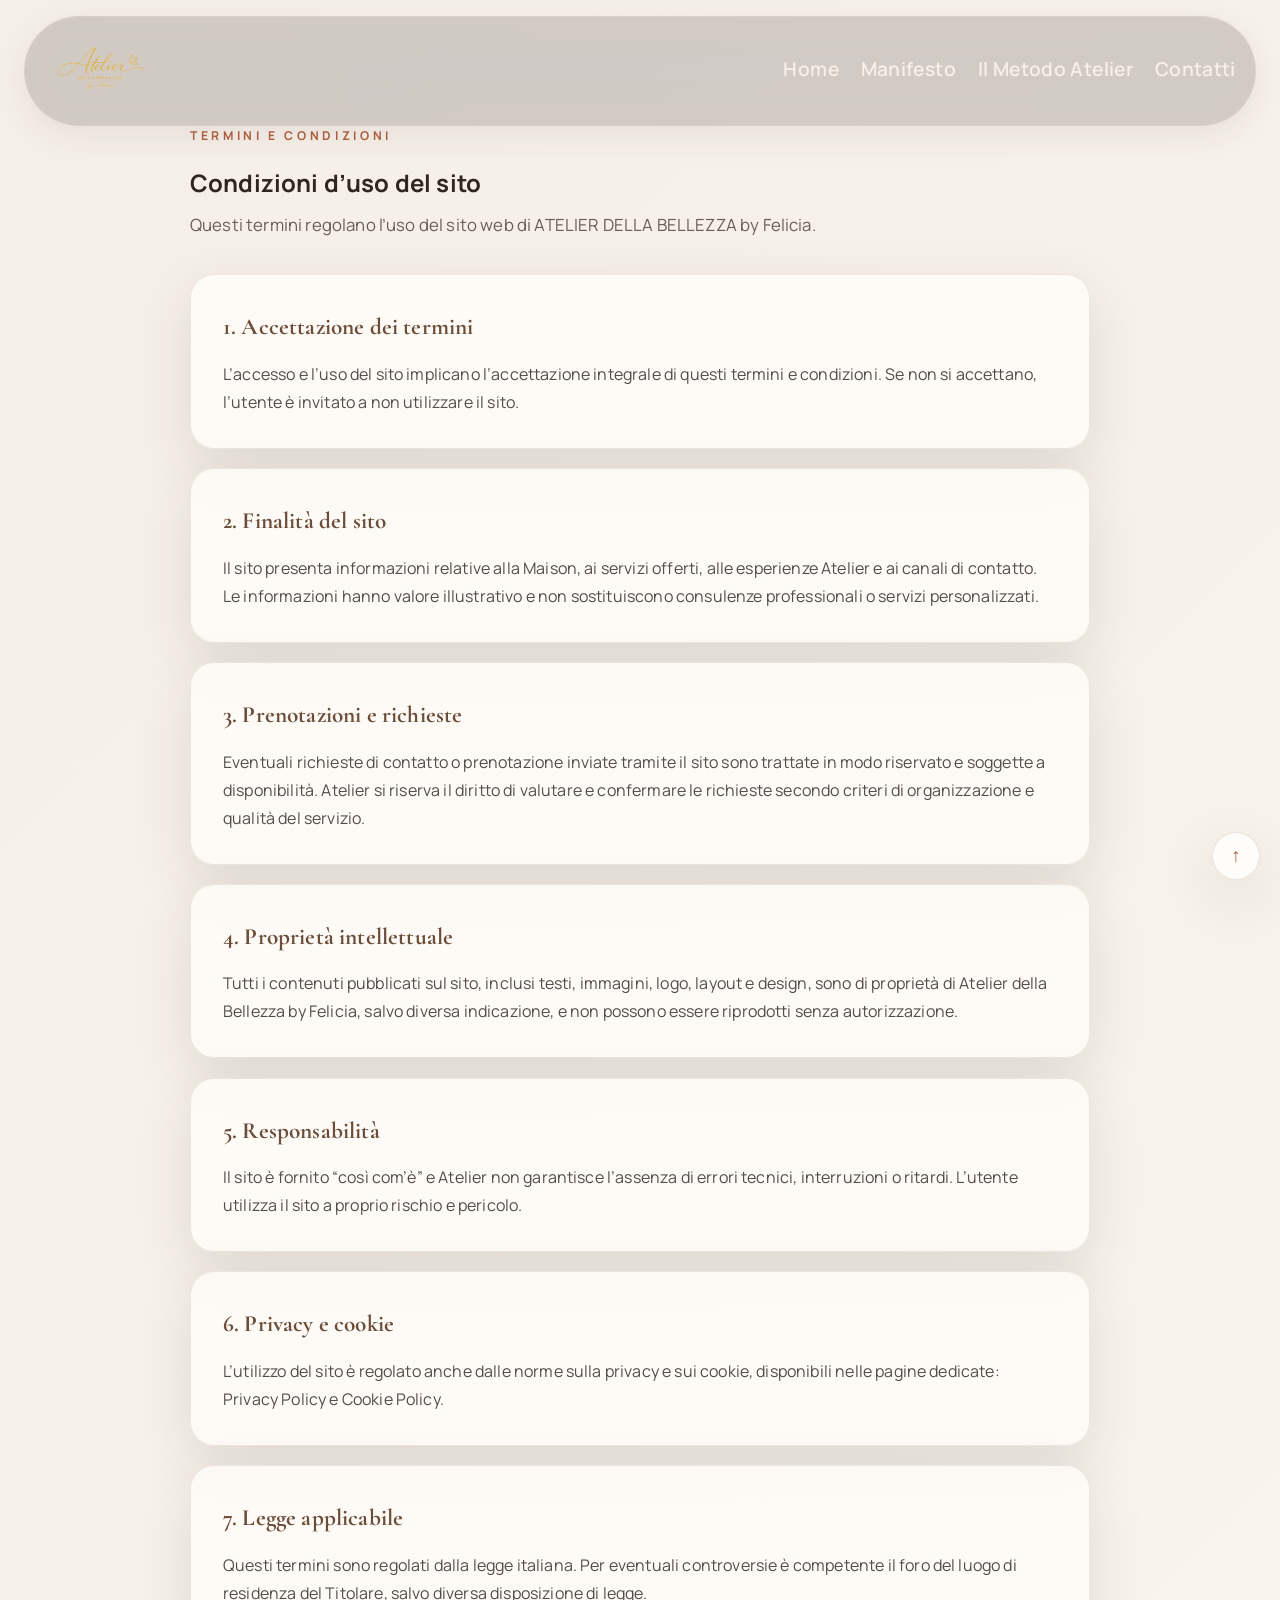
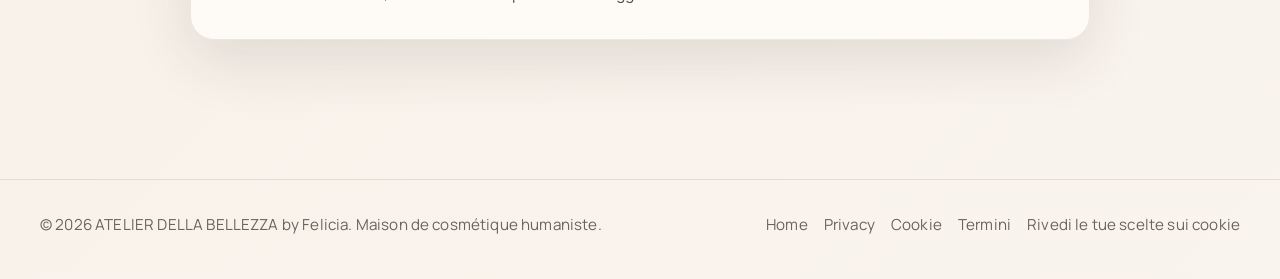
<file: termini-condizioni.html>
<!DOCTYPE html>
<html lang="it">
  <head>
    <meta charset="UTF-8" />
    <meta name="viewport" content="width=device-width, initial-scale=1.0" />
    <title>Termini e Condizioni | ATELIER DELLA BELLEZZA by Felicia</title>
    <meta
      name="description"
      content="Termini e condizioni d’uso del sito ATELIER DELLA BELLEZZA by Felicia."
    />
    <meta name="robots" content="index, follow" />
    <link rel="icon" type="image/png" href="images/logo.png" />
    <link rel="apple-touch-icon" href="images/logo.png" />
    <link rel="preconnect" href="https://fonts.googleapis.com" />
    <link rel="preconnect" href="https://fonts.gstatic.com" crossorigin />
    <link
      href="https://fonts.googleapis.com/css2?family=Cormorant+Garamond:wght@500;600;700&family=Manrope:wght@400;500;600;700&display=swap"
      rel="stylesheet"
    />
    <link rel="stylesheet" href="style.css" />
  </head>
  <body>
    <a class="skip-link" href="#main-content">Vai al contenuto</a>
    <div class="page-shell">
      <header class="site-header">
        <a class="brand" href="index.html" aria-label="ATELIER DELLA BELLEZZA by Felicia home">
          <img class="brand-logo" src="images/logo.png" alt="ATELIER DELLA BELLEZZA by Felicia" />
        </a>

        <button class="nav-toggle" aria-label="Apri menu" aria-expanded="false">
          <span></span>
          <span></span>
          <span></span>
        </button>

        <nav class="site-nav" id="site-nav" aria-label="Navigazione principale">
          <a href="index.html#hero">Home</a>
          <a href="index.html#manifesto">Manifesto</a>
          <a href="index.html#metodo">Il Metodo Atelier</a>
          <a href="index.html#contatti">Contatti</a>
        </nav>
      </header>

      <main id="main-content">
        <section class="section legal-page">
          <div class="section-heading reveal">
            <p class="eyebrow">Termini e Condizioni</p>
            <h1>Condizioni d’uso del sito</h1>
            <p class="section-subtitle">
              Questi termini regolano l’uso del sito web di ATELIER DELLA BELLEZZA by Felicia.
            </p>
          </div>

          <article class="legal-card reveal">
            <h2>1. Accettazione dei termini</h2>
            <p>
              L’accesso e l’uso del sito implicano l’accettazione integrale di questi termini e condizioni. Se non si accettano, l’utente è invitato a non utilizzare il sito.
            </p>
          </article>

          <article class="legal-card reveal">
            <h2>2. Finalità del sito</h2>
            <p>
              Il sito presenta informazioni relative alla Maison, ai servizi offerti, alle esperienze Atelier e ai canali di contatto. Le informazioni hanno valore illustrativo e non sostituiscono consulenze professionali o servizi personalizzati.
            </p>
          </article>

          <article class="legal-card reveal">
            <h2>3. Prenotazioni e richieste</h2>
            <p>
              Eventuali richieste di contatto o prenotazione inviate tramite il sito sono trattate in modo riservato e soggette a disponibilità. Atelier si riserva il diritto di valutare e confermare le richieste secondo criteri di organizzazione e qualità del servizio.
            </p>
          </article>

          <article class="legal-card reveal">
            <h2>4. Proprietà intellettuale</h2>
            <p>
              Tutti i contenuti pubblicati sul sito, inclusi testi, immagini, logo, layout e design, sono di proprietà di Atelier della Bellezza by Felicia, salvo diversa indicazione, e non possono essere riprodotti senza autorizzazione.
            </p>
          </article>

          <article class="legal-card reveal">
            <h2>5. Responsabilità</h2>
            <p>
              Il sito è fornito “così com’è” e Atelier non garantisce l’assenza di errori tecnici, interruzioni o ritardi. L’utente utilizza il sito a proprio rischio e pericolo.
            </p>
          </article>

          <article class="legal-card reveal">
            <h2>6. Privacy e cookie</h2>
            <p>
              L’utilizzo del sito è regolato anche dalle norme sulla privacy e sui cookie, disponibili nelle pagine dedicate: <a href="privacy-policy.html">Privacy Policy</a> e <a href="cookie-policy.html">Cookie Policy</a>.
            </p>
          </article>

          <article class="legal-card reveal">
            <h2>7. Legge applicabile</h2>
            <p>
              Questi termini sono regolati dalla legge italiana. Per eventuali controversie è competente il foro del luogo di residenza del Titolare, salvo diversa disposizione di legge.
            </p>
          </article>
        </section>
      </main>

      <footer class="site-footer">
        <p>© <span id="year"></span> ATELIER DELLA BELLEZZA by Felicia. Maison de cosmétique humaniste.</p>
        <div>
          <a href="index.html">Home</a>
          <a href="privacy-policy.html">Privacy</a>
          <a href="cookie-policy.html">Cookie</a>
          <a href="termini-condizioni.html">Termini</a>
          <a href="#" data-cookie-review="true">Rivedi le tue scelte sui cookie</a>
        </div>
      </footer>

      <button class="back-to-top" id="back-to-top" type="button" aria-label="Torna in cima alla pagina">↑</button>
    </div>

    <script src="script.js"></script>
    <script src="cookie-consent.js"></script>
  </body>
</html>
</file>
<file: style.css>
:root {
  --cream: #f6efe8;
  --cream-strong: #efe2d2;
  --beige: #d8c1a5;
  --taupe: #8d7b6a;
  --wood: #6b4d3a;
  --sage: #c8d1bf;
  --accent: #b05f3f;
  --ink: #2f261f;
  --white: #fffdf9;
  --shadow: 0 20px 60px rgba(47, 38, 31, 0.12);
  --header-height: 110px;
}

* {
  box-sizing: border-box;
  margin: 0;
  padding: 0;
}

html {
  scroll-behavior: smooth;
}

body {
  font-family: "Manrope", sans-serif;
  color: var(--ink);
  background: linear-gradient(135deg, var(--cream) 0%, #f9f4ed 100%);
  line-height: 1.75;
  letter-spacing: 0.01em;
}

body.cookie-modal-open {
  overflow: hidden;
}

.skip-link {
  position: absolute;
  left: -999px;
  top: 0;
  background: var(--ink);
  color: var(--white);
  padding: 0.8rem 1rem;
  z-index: 2000;
}

.skip-link:focus {
  left: 1rem;
  top: 1rem;
}

img {
  display: block;
  width: 100%;
}

a {
  color: inherit;
  text-decoration: none;
}

.page-shell {
  min-height: 100vh;
}

.site-header {
  position: fixed;
  top: 1rem;
  left: 1.5rem;
  right: 1.5rem;
  z-index: 1000;
  display: flex;
  justify-content: space-between;
  align-items: center;
  height: var(--header-height);
  padding: 0.95rem 1.2rem;
  color: #f7efe8;
  border: 1px solid rgba(247, 239, 232, 0.18);
  border-radius: 999px;
  background: rgba(47, 38, 31, 0.18);
  backdrop-filter: blur(16px);
  -webkit-backdrop-filter: blur(16px);
  box-shadow: 0 10px 35px rgba(47, 38, 31, 0.08);
  transition:
    background-color 0.35s ease,
    color 0.35s ease,
    box-shadow 0.35s ease,
    border-color 0.35s ease,
    backdrop-filter 0.35s ease;
}

.site-header.scrolled {
  background: rgba(248, 243, 236, 0.72);
  color: #211a16;
  border-color: rgba(80, 60, 45, 0.10);
  box-shadow: 0 8px 30px rgba(30, 20, 15, 0.06);
  backdrop-filter: blur(16px);
  -webkit-backdrop-filter: blur(16px);
}

.brand {
  display: flex;
  align-items: center;
  justify-content: center;
  min-width: 0;
  flex-shrink: 0;
  margin-left: 0.25rem;
  color: #f7efe8;
}

.site-header.scrolled .brand,
.site-header.scrolled .site-nav a {
  color: var(--ink);
}

.brand-logo {
  display: block;
  width: auto;
  height: auto;
  max-width: 420px;
  max-height: 110px;
  object-fit: contain;
  flex-shrink: 0;
}

.brand-mark {
  width: 2.2rem;
  height: 2.2rem;
  display: grid;
  place-items: center;
  border: 1px solid rgba(247, 239, 232, 0.6);
  border-radius: 50%;
  font-family: "Cormorant Garamond", serif;
  font-size: 0.95rem;
  color: #f7efe8;
}

.site-header.scrolled .brand-mark {
  border-color: rgba(141, 123, 106, 0.28);
  color: var(--accent);
}

.site-nav {
  display: flex;
  align-items: center;
  gap: 1.35rem;
  font-size: 1.2rem;
}

.site-nav a {
  position: relative;
  padding-bottom: 0.2rem;
  color: #f7efe8;
  font-size: 1.2rem;
  font-weight: 600;
  letter-spacing: 0.02em;
}

.site-nav a::after {
  content: "";
  position: absolute;
  left: 0;
  bottom: 0;
  width: 0;
  height: 1px;
  background: var(--accent);
  transition: width 0.25s ease;
}

.site-nav a:hover::after,
.site-nav a:focus-visible::after {
  width: 100%;
}

.nav-toggle {
  display: none;
  flex-direction: column;
  gap: 0.28rem;
  padding: 0.5rem;
  border: 0;
  background: transparent;
  cursor: pointer;
}

.nav-toggle span {
  width: 1.4rem;
  height: 1px;
  background: #f7efe8;
  transition: transform 0.3s ease, opacity 0.3s ease;
}

.site-header.scrolled .nav-toggle span,
.site-header.scrolled .nav-toggle.active span {
  background: #211a16;
}

.nav-toggle.active span:nth-child(1) {
  transform: translateY(6px) rotate(45deg);
}

.nav-toggle.active span:nth-child(2) {
  opacity: 0;
}

.nav-toggle.active span:nth-child(3) {
  transform: translateY(-6px) rotate(-45deg);
}

.hero {
  position: relative;
  min-height: 100vh;
  display: grid;
  align-items: center;
  padding: calc(var(--header-height) + 32px) 2.5rem 5rem;
  background:
    linear-gradient(110deg, rgba(24, 20, 18, 0.9) 0%, rgba(24, 20, 18, 0.3) 42%, rgba(24, 20, 18, 0.56) 100%),
    url("https://images.unsplash.com/photo-1515377905703-c4788e51af15?auto=format&fit=crop&w=1800&q=80") center/cover;
  color: var(--white);
  overflow: hidden;
}

.hero::before {
  content: "";
  position: absolute;
  inset: 0;
  background:
    radial-gradient(circle at top left, rgba(246, 239, 232, 0.18), transparent 34%),
    linear-gradient(180deg, rgba(255, 253, 249, 0.04) 0%, transparent 35%, rgba(47, 38, 31, 0.16) 100%);
  pointer-events: none;
}

.hero::after {
  content: "";
  position: absolute;
  left: 2.5rem;
  bottom: 3rem;
  width: min(30rem, 62vw);
  height: 1px;
  background: linear-gradient(90deg, rgba(246, 239, 232, 0.82), transparent);
}

.hero-content {
  position: relative;
  z-index: 1;
  max-width: 760px;
  padding: clamp(1.5rem, 2.6vw, 2.2rem);
  border: 1px solid rgba(246, 239, 232, 0.22);
  border-radius: 1.8rem;
  background: linear-gradient(135deg, rgba(255, 253, 249, 0.14) 0%, rgba(255, 253, 249, 0.04) 100%);
  backdrop-filter: blur(10px);
  box-shadow: 0 24px 60px rgba(17, 12, 10, 0.18);
}

.eyebrow {
  display: inline-block;
  margin-bottom: 1rem;
  font-size: 0.76rem;
  font-weight: 700;
  letter-spacing: 0.3em;
  text-transform: uppercase;
  color: var(--sage);
}

.hero h1,
.section-heading h2,
.felicia-copy h2,
.contact-copy h2 {
  font-family: "Cormorant Garamond", serif;
  font-weight: 600;
  line-height: 1.05;
}

.hero h1 {
  font-size: clamp(3rem, 5.7vw, 5.6rem);
  line-height: 0.95;
  letter-spacing: 0.01em;
  margin-bottom: 1.2rem;
  max-width: 690px;
  text-wrap: balance;
}

.hero-text {
  max-width: 690px;
  font-size: 1.03rem;
  margin-bottom: 1.45rem;
  color: rgba(255, 253, 249, 0.9);
}

.hero-inline-phrase {
  margin-bottom: 2rem;
  font-family: "Cormorant Garamond", serif;
  font-size: 1.2rem;
  color: var(--cream-strong);
  letter-spacing: 0.06em;
}

.hero-actions {
  display: flex;
  flex-wrap: wrap;
  gap: 0.9rem;
  margin-bottom: 1.6rem;
}

.btn {
  display: inline-flex;
  align-items: center;
  justify-content: center;
  padding: 0.95rem 1.45rem;
  border-radius: 999px;
  border: 1px solid transparent;
  font-weight: 600;
  letter-spacing: 0.02em;
  transition: transform 0.25s ease, background-color 0.25s ease, color 0.25s ease, border-color 0.25s ease, box-shadow 0.25s ease;
  cursor: pointer;
}

.btn:hover,
.btn:focus-visible {
  transform: translateY(-2px);
}

.btn-primary {
  background: var(--accent);
  color: var(--white);
  box-shadow: 0 16px 32px rgba(176, 95, 63, 0.2);
}

.btn-secondary {
  border-color: rgba(255, 253, 249, 0.36);
  color: var(--white);
  background: rgba(255, 253, 249, 0.09);
}

.hero-note {
  display: flex;
  flex-wrap: wrap;
  gap: 1rem;
  color: rgba(255, 253, 249, 0.82);
  font-size: 0.95rem;
  padding-top: 0.95rem;
  border-top: 1px solid rgba(246, 239, 232, 0.16);
}

.hero-note span {
  display: inline-flex;
  align-items: center;
  gap: 0.55rem;
}

.hero-note span::before {
  content: "";
  width: 0.5rem;
  height: 0.5rem;
  border-radius: 50%;
  background: var(--cream-strong);
}

.portrait-section {
  padding-top: 2rem;
}

.portrait-card {
  max-width: 1100px;
  margin: 0 auto;
  padding: 2.8rem 2.25rem;
  background: linear-gradient(135deg, rgba(255, 253, 249, 0.94) 0%, rgba(246, 239, 232, 0.92) 100%);
  border: 1px solid rgba(141, 123, 106, 0.16);
  border-radius: 1.75rem;
  box-shadow: var(--shadow);
}

.portrait-card h2 {
  font-family: "Cormorant Garamond", serif;
  font-size: clamp(2rem, 3.1vw, 2.7rem);
  line-height: 1.12;
  margin-bottom: 0.8rem;
  color: var(--wood);
}

.portrait-card p {
  max-width: 760px;
  color: rgba(47, 38, 31, 0.82);
  font-size: 1.02rem;
}

.value-clarifier {
  margin-top: 1.4rem;
  font-weight: 600;
  color: rgba(47, 38, 31, 0.9);
}

.value-grid {
  display: grid;
  grid-template-columns: repeat(2, minmax(0, 1fr));
  gap: 1rem;
  margin-top: 2rem;
  max-width: 760px;
}

.value-card {
  background: rgba(255, 255, 255, 0.52);
  border: 1px solid rgba(141, 123, 106, 0.18);
  border-radius: 1.3rem;
  padding: 1.5rem 1.25rem;
  display: flex;
  flex-direction: column;
  align-items: center;
  justify-content: center;
  text-align: center;
  box-shadow: 0 10px 30px rgba(78, 59, 46, 0.05);
}

.value-amount {
  display: block;
  font-family: "Cormorant Garamond", serif;
  font-size: clamp(2.2rem, 3vw, 3rem);
  line-height: 1;
  color: var(--wood);
  letter-spacing: 0.01em;
}

.value-label {
  display: block;
  margin-top: 0.7rem;
  font-size: 0.8rem;
  letter-spacing: 0.08em;
  text-transform: uppercase;
  color: rgba(47, 38, 31, 0.75);
}

.section {
  max-width: 1200px;
  margin: 0 auto;
  padding: 7.5rem 2.5rem;
  scroll-margin-top: 120px;
}

.section-heading {
  max-width: 780px;
  margin-bottom: 2.2rem;
}

.section-heading .eyebrow {
  color: var(--accent);
}

.section-heading h2,
.felicia-copy h2,
.contact-copy h2 {
  font-size: clamp(2.1rem, 3.2vw, 2.95rem);
  margin-bottom: 0.7rem;
}

.editorial-block {
  padding-top: 6rem;
}

.audience-section {
  padding-top: 6rem;
  padding-bottom: 4rem;
}

.audience-section .section-heading {
  max-width: 860px;
  margin-bottom: 3rem;
}

.audience-grid {
  display: grid;
  grid-template-columns: repeat(3, minmax(20rem, 1fr));
  gap: 1.75rem;
  align-items: stretch;
}

.audience-card {
  position: relative;
  min-height: 560px;
  overflow: hidden;
  border-radius: 2rem;
  display: flex;
  flex-direction: column;
  justify-content: flex-end;
  padding: 2.4rem;
  color: var(--white);
  background: transparent;
  box-shadow: 0 32px 72px rgba(10, 7, 5, 0.18);
}

.audience-card::before {
  content: "";
  position: absolute;
  inset: 0;
  background: linear-gradient(180deg, rgba(22, 18, 16, 0.20), rgba(22, 18, 16, 0.72));
  transition: background 0.4s ease;
  z-index: 1;
  pointer-events: none;
}

.audience-card::after {
  content: "";
  position: absolute;
  inset: 0;
  background: radial-gradient(circle at center, transparent 40%, rgba(14, 10, 8, 0.22) 100%);
  opacity: 0.9;
  z-index: 1;
  pointer-events: none;
}

.audience-card-bg {
  position: absolute;
  inset: 0;
  background-size: cover;
  background-position: center;
  background-repeat: no-repeat;
  transform: scale(1.06);
  transition: transform 20s ease-in-out, filter 0.35s ease;
  filter: saturate(1.05) contrast(1.05) brightness(1.03) sepia(0.04);
  z-index: 0;
  animation: kenBurns 20s ease-in-out infinite alternate;
}

.audience-card-copy {
  position: relative;
  z-index: 2;
  max-width: 420px;
  display: flex;
  flex-direction: column;
  justify-content: flex-end;
  gap: 1.25rem;
  min-height: 100%;
}

.audience-card--guest .audience-card-bg {
  background-image: url("images/trattamento.jpeg");
}

.audience-card--salon .audience-card-bg {
  background-image: url("images/cura.jpeg");
}

.audience-card--specialist .audience-card-bg {
  background-image: url("images/colloquio.jpeg");
}

@keyframes kenBurns {
  from {
    transform: scale(1.06);
  }
  to {
    transform: scale(1.10);
  }
}

.audience-card:hover .audience-card-bg,
.audience-card:focus-within .audience-card-bg {
  transform: scale(1.12);
  filter: saturate(1.08) contrast(1.08) brightness(1.04);
}

.audience-card:hover::before,
.audience-card:focus-within::before {
  background: linear-gradient(180deg, rgba(22, 18, 16, 0.16), rgba(22, 18, 16, 0.64));
}

.audience-card-copy {
  position: relative;
  z-index: 2;
  max-width: 420px;
}

.audience-card .eyebrow {
  color: rgba(255, 255, 255, 0.78);
  letter-spacing: 0.22em;
  font-size: 0.82rem;
  text-transform: uppercase;
}

.audience-card h3 {
  font-family: "Cormorant Garamond", serif;
  font-size: clamp(2.1rem, 3vw, 2.7rem);
  line-height: 1.05;
  margin: 0.95rem 0 1rem;
  color: var(--white);
}

.audience-card p {
  color: rgba(255, 255, 255, 0.9);
  font-size: 1rem;
  line-height: 1.92;
}

.audience-cta {
  display: inline-flex;
  align-items: center;
  gap: 0.5rem;
  margin-top: 1.5rem;
  padding: 0.95rem 1.45rem;
  font-weight: 600;
  letter-spacing: 0.04em;
  color: var(--white);
  border: 1px solid rgba(255, 255, 255, 0.24);
  border-radius: 999px;
  background: rgba(255, 255, 255, 0.08);
  backdrop-filter: blur(6px);
  box-shadow: 0 14px 28px rgba(0, 0, 0, 0.12);
  transition: transform 0.4s ease, background-color 0.4s ease, border-color 0.4s ease, box-shadow 0.4s ease, color 0.4s ease;
}

.audience-card:hover .audience-cta,
.audience-card:focus-within .audience-cta {
  transform: translateX(3px);
  background: rgba(255, 255, 255, 0.16);
  border-color: rgba(255, 255, 255, 0.42);
  box-shadow: 0 18px 32px rgba(0, 0, 0, 0.18);
  color: #fff;
}

.editorial-hero {
  display: grid;
  grid-template-columns: 1.05fr 0.95fr;
  gap: 2rem;
  align-items: center;
  padding-top: 6rem;
  padding-bottom: 6rem;
}

.editorial-hero-copy h2 {
  font-family: "Cormorant Garamond", serif;
  font-size: clamp(2rem, 3.2vw, 2.9rem);
  line-height: 1.12;
  margin-bottom: 1rem;
  color: var(--wood);
}

.editorial-hero-copy p:last-child {
  max-width: 560px;
  color: rgba(47, 38, 31, 0.78);
}

.editorial-hero-image img {
  min-height: 420px;
  object-fit: cover;
  border-radius: 1.7rem;
  box-shadow: var(--shadow);
}

.trust-section,
.autocura-section,
.work-with-us,
.specialist {
  padding: 4.5rem 2.5rem;
}

.trust-grid,
.work-with-us {
  display: grid;
  grid-template-columns: 1.1fr 0.9fr;
  gap: 2rem;
  align-items: center;
}

.trust-copy,
.trust-panel,
.autocura-copy,
.project-copy {
  background: rgba(255, 253, 249, 0.84);
  border: 1px solid rgba(141, 123, 106, 0.16);
  border-radius: 2rem;
  padding: 2.2rem;
  box-shadow: var(--shadow);
}

.trust-panel {
  display: grid;
  place-items: center;
  min-height: 320px;
  background: linear-gradient(180deg, rgba(255, 253, 249, 0.92) 0%, rgba(246, 239, 232, 0.92) 100%);
}

.trust-section .section-heading {
  margin-bottom: 2rem;
}

.trust-list {
  margin-top: 1.5rem;
  padding-left: 1.2rem;
  list-style: none;
}

.trust-list li {
  position: relative;
  padding-left: 1.5rem;
  margin-top: 1rem;
  color: rgba(47, 38, 31, 0.82);
}

.trust-list li::before {
  content: "•";
  position: absolute;
  left: 0;
  top: 0.1rem;
  color: var(--accent);
  font-size: 1.3rem;
  line-height: 1;
}

.autocura-layout {
  display: grid;
  grid-template-columns: 1.2fr 0.8fr;
  gap: 2rem;
  align-items: stretch;
}

.autocura-copy {
  display: grid;
  gap: 1.3rem;
  max-width: none;
  color: rgba(47, 38, 31, 0.82);
  background: rgba(255, 253, 249, 0.84);
  border: 1px solid rgba(141, 123, 106, 0.16);
  border-radius: 2rem;
  padding: 2.2rem;
  box-shadow: var(--shadow);
}

.autocura-copy p {
  font-size: 1.05rem;
  line-height: 1.9;
}

.autocura-visual {
  background: rgba(255, 253, 249, 0.84);
  border: 1px solid rgba(141, 123, 106, 0.16);
  border-radius: 2rem;
  box-shadow: var(--shadow);
  overflow: hidden;
  min-height: 320px;
}

.autocura-visual img {
  display: block;
  width: 100%;
  height: 100%;
  object-fit: cover;
  object-position: center;
  border-radius: 2rem;
}

.specialist .felicia-copy,
.work-with-us .project-copy {
  padding: 2rem 2.4rem;
}

.specialist .felicia-image img,
.work-with-us .project-image img {
  width: 100%;
  height: 100%;
  min-height: 420px;
  object-fit: cover;
  border-radius: 1.6rem;
}

.work-with-us .project-copy h2,
.specialist .felicia-copy h2 {
  font-family: "Cormorant Garamond", serif;
  font-size: clamp(2rem, 3vw, 2.8rem);
  margin-bottom: 1rem;
  color: var(--wood);
}

.work-with-us .project-copy p,
.specialist .felicia-copy p {
  color: rgba(47, 38, 31, 0.82);
  line-height: 1.85;
}

.work-with-us .btn-primary {
  margin-top: 1.6rem;
}

.timeline {
  display: grid;
  gap: 1rem;
  max-width: 820px;
}

.timeline-item {
  display: grid;
  grid-template-columns: 3.7rem 1fr;
  gap: 1rem;
  align-items: start;
  padding: 1.15rem 0;
  border-top: 1px solid rgba(141, 123, 106, 0.18);
}

.timeline-item:first-child {
  border-top: 0;
  padding-top: 0;
}

.timeline-item span {
  font-size: 0.8rem;
  font-weight: 700;
  letter-spacing: 0.28em;
  color: var(--accent);
}

.timeline-item h3 {
  font-family: "Cormorant Garamond", serif;
  font-size: 1.24rem;
  margin-bottom: 0.35rem;
  color: var(--wood);
}

.timeline-item p {
  color: rgba(47, 38, 31, 0.78);
}

.editorial-split {
  display: grid;
  grid-template-columns: 1.1fr 0.9fr;
  gap: 2rem;
  align-items: center;
  padding: 4.5rem 2.5rem;
  border: 1px solid rgba(141, 123, 106, 0.16);
  border-radius: 2rem;
  background: rgba(255, 253, 249, 0.74);
  box-shadow: var(--shadow);
}

.ospiti-spotlight {
  grid-template-columns: 1.15fr 0.85fr;
  gap: 2.6rem;
  align-items: stretch;
  padding-block: 5.5rem;
  padding-inline: 3rem;
  margin-bottom: 4.5rem;
  background: linear-gradient(135deg, rgba(255, 253, 249, 0.95) 0%, rgba(248, 241, 234, 0.96) 100%);
}

.ospiti-copy {
  display: grid;
  gap: 1rem;
  max-width: 680px;
}

.ospiti-copy .eyebrow {
  text-transform: uppercase;
  letter-spacing: 0.34em;
  margin-bottom: 0.2rem;
}

.ospiti-copy h2 {
  font-family: "Cormorant Garamond", serif;
  font-size: clamp(2rem, 3.1vw, 2.7rem);
  line-height: 1.14;
  margin-bottom: 0.35rem;
  color: var(--wood);
}

.ospiti-copy p {
  font-size: 1.03rem;
  line-height: 1.94;
  margin: 0;
  color: rgba(47, 38, 31, 0.8);
}

.ospiti-quote {
  min-height: 320px;
  padding: 1rem;
  border-radius: 1.7rem;
  display: flex;
  justify-content: center;
  align-items: center;
  background: rgba(255, 253, 249, 0.74);
  border: 1px solid rgba(141, 123, 106, 0.16);
  box-shadow: var(--shadow);
  overflow: hidden;
}

.ospiti-quote img {
  display: block;
  width: auto;
  max-width: 100%;
  max-height: 520px;
  height: auto;
  object-fit: contain;
  object-position: center;
  border-radius: 1.2rem;
}

#ospiti {
  margin-bottom: 4.5rem;
}

#specialist {
  margin-top: 4.5rem;
  margin-bottom: 4.5rem;
}

#diventa-specialist {
  margin-top: 4.5rem;
}

.editorial-minimal {
  max-width: 760px;
  padding-top: 4.5rem;
  padding-bottom: 4.5rem;
  text-align: center;
}

.editorial-minimal p {
  max-width: 620px;
  margin: 0 auto;
  color: rgba(47, 38, 31, 0.78);
}

.felicia-image img {
  height: 100%;
  min-height: 420px;
  border-radius: 1.6rem;
  object-fit: cover;
}

.specialist-gallery {
  display: grid;
  grid-template-columns: repeat(2, minmax(0, 1fr));
  gap: 1rem;
  align-items: stretch;
}

.specialist-gallery img {
  width: 100%;
  height: 100%;
  min-height: 420px;
  object-fit: cover;
  border-radius: 1.6rem;
  box-shadow: var(--shadow);
}

.section-subtitle {
  font-size: 1.05rem;
  color: rgba(47, 38, 31, 0.72);
  margin-top: 0.35rem;
}

.salon-quote {
  margin: 0 0 2rem;
  padding: 1.25rem 1.5rem;
  border-left: 2px solid var(--accent);
  font-family: "Cormorant Garamond", serif;
  font-size: 1.35rem;
  color: var(--wood);
  background: rgba(255, 253, 249, 0.55);
}

.advantage-layout {
  display: grid;
  grid-template-columns: minmax(20rem, 1.2fr) minmax(24rem, 1.4fr);
  gap: 2.5rem;
  align-items: start;
  background: rgba(246, 239, 232, 0.96);
  padding: 3rem;
  border-radius: 2rem;
  border: 1px solid rgba(141, 123, 106, 0.16);
}

.advantage-intro {
  display: grid;
  gap: 1.5rem;
}

.advantage-intro h2 {
  font-family: "Cormorant Garamond", serif;
  font-size: clamp(2.6rem, 3vw, 3.4rem);
  line-height: 1.02;
  color: var(--wood);
  max-width: 18rem;
}

.advantage-intro p {
  color: rgba(47, 38, 31, 0.78);
  max-width: 28rem;
}

.advantage-grid {
  display: grid;
  grid-template-columns: repeat(2, minmax(0, 1fr));
  gap: 1.5rem;
}

.advantage-card {
  display: grid;
  gap: 1rem;
  padding: 2rem;
  border-radius: 1.8rem;
  background: rgba(255, 253, 249, 0.92);
  border: 1px solid rgba(141, 123, 106, 0.14);
  box-shadow: 0 20px 40px rgba(47, 38, 31, 0.06);
  transition: transform 0.35s ease, box-shadow 0.35s ease, border-color 0.35s ease;
}

.advantage-card:hover,
.advantage-card:focus-within {
  transform: translateY(-2px);
  box-shadow: 0 24px 46px rgba(47, 38, 31, 0.08);
  border-color: rgba(141, 123, 106, 0.2);
}

.advantage-card span {
  font-family: "Cormorant Garamond", serif;
  font-size: 3.2rem;
  line-height: 0.95;
  color: var(--accent);
}

.advantage-card h3 {
  font-family: "Cormorant Garamond", serif;
  font-size: 1.45rem;
  margin: 0;
  color: var(--wood);
}

.advantage-card p {
  color: rgba(47, 38, 31, 0.78);
  line-height: 1.85;
  max-width: 32rem;
}

@media (max-width: 980px) {
  .advantage-layout {
    grid-template-columns: 1fr;
    padding: 2.5rem;
  }

  .advantage-grid {
    grid-template-columns: 1fr 1fr;
  }
}

@media (max-width: 700px) {
  .advantage-layout {
    padding: 1.8rem;
  }

  .advantage-grid {
    grid-template-columns: 1fr;
  }

  .advantage-card {
    padding: 1.6rem;
  }

  .advantage-card span {
    font-size: 2.6rem;
  }
}

.manifesto-grid,
.guest-layout,
.felicia-layout {
  display: grid;
  grid-template-columns: 1.35fr 0.95fr;
  gap: 2rem;
  align-items: stretch;
}

.manifesto-card,
.manifesto-photo,
.info-card,
.method-copy,
.method-steps,
.guest-list,
.quote-card,
.salon-card,
.journal-card,
.contact-card {
  background: rgba(255, 253, 249, 0.78);
  border: 1px solid rgba(141, 123, 106, 0.16);
  border-radius: 1.5rem;
  box-shadow: var(--shadow);
}

.manifesto-card,
.manifesto-photo,
.info-card,
.method-copy,
.guest-list,
.quote-card,
.salon-card,
.journal-card,
.contact-card {
  padding: 2.2rem;
}

.manifesto-card p,
.method-copy p,
.info-card p,
.guest-item p,
.salon-card p,
.journal-card p,
.contact-copy p,
.felicia-copy p {
  color: rgba(47, 38, 31, 0.82);
}

.manifesto-card p + p,
.felicia-copy p + p {
  margin-top: 1.05rem;
}

.manifesto-card strong {
  color: rgba(47, 38, 31, 0.95);
  font-weight: 600;
}

.manifesto-logo-wrap {
  display: flex;
  justify-content: center;
  align-items: center;
  margin-top: 1.4rem;
  padding-top: 0.2rem;
}

.manifesto-logo {
  display: block;
  width: auto;
  height: auto;
  max-width: min(520px, 88%);
  max-height: 180px;
  opacity: 0.95;
}

.manifesto-photo {
  display: block;
  padding: 0;
  overflow: hidden;
  background: rgba(255, 253, 249, 0.26);
  height: 100%;
}

.manifesto-photo img {
  display: block;
  width: 100%;
  height: 100%;
  object-fit: cover;
  object-position: center 34%;
  border-radius: 1.5rem;
  box-shadow: 0 18px 36px rgba(53, 38, 29, 0.08);
}

@media (max-width: 768px) {
  .manifesto-grid {
    grid-template-columns: 1fr;
    align-items: start;
  }

  .manifesto-card {
    padding-bottom: 2.4rem;
  }

  .manifesto-photo {
    min-height: 0;
    height: auto;
    max-height: none;
    overflow: visible;
  }

  .manifesto-photo img {
    width: 100%;
    height: auto;
    max-width: 100%;
    object-fit: contain;
    object-position: center;
    border-radius: 1.5rem;
  }

  .manifesto-logo-wrap {
    margin-top: 1.2rem;
  }

  .manifesto-logo {
    max-width: min(360px, 92%);
    max-height: 120px;
  }
}

.card-grid,
.salon-grid,
.journal-grid {
  display: grid;
  grid-template-columns: repeat(3, minmax(0, 1fr));
  gap: 1.5rem;
}

.info-card h3,
.step-item h3,
.guest-item h3,
.salon-card h3,
.journal-card h3 {
  font-family: "Cormorant Garamond", serif;
  font-size: 1.4rem;
  margin-bottom: 0.7rem;
  color: var(--wood);
}

.card-icon {
  display: inline-flex;
  margin-bottom: 0.9rem;
  font-size: 1.1rem;
  color: var(--accent);
}

.method-layout {
  display: grid;
  grid-template-columns: 1fr 1fr;
  gap: 2rem;
}

.method-copy ul {
  margin-top: 1.2rem;
  padding-left: 1.2rem;
  color: rgba(47, 38, 31, 0.82);
}

.method-copy li + li {
  margin-top: 0.55rem;
}

.method-steps {
  display: flex;
  flex-direction: column;
  gap: 1rem;
  background: linear-gradient(135deg, rgba(200, 209, 191, 0.35) 0%, rgba(246, 239, 232, 0.9) 100%);
}

.step-item {
  display: flex;
  gap: 1rem;
  align-items: start;
  padding-bottom: 0.8rem;
  border-bottom: 1px solid rgba(141, 123, 106, 0.18);
}

.step-item:last-child {
  border-bottom: 0;
  padding-bottom: 0;
}

.step-item span {
  font-size: 0.85rem;
  font-weight: 700;
  color: var(--accent);
  letter-spacing: 0.2em;
}

.guest-list {
  display: flex;
  flex-direction: column;
  gap: 1rem;
}

.quote-card {
  display: flex;
  align-items: center;
  justify-content: center;
  min-height: 220px;
  background: linear-gradient(135deg, rgba(176, 95, 63, 0.14) 0%, rgba(246, 239, 232, 0.88) 100%);
}

.quote-card p {
  font-family: "Cormorant Garamond", serif;
  font-size: 1.6rem;
  color: var(--wood);
  text-align: center;
}

.felicia-layout {
  align-items: stretch;
}

.felicia-image img {
  height: 100%;
  min-height: 420px;
  object-fit: cover;
  border-radius: 1.5rem;
}

.contact-card {
  display: grid;
  grid-template-columns: 1fr 1fr;
  gap: 2rem;
  align-items: center;
}

.cta-panel {
  display: flex;
  flex-direction: column;
  align-items: flex-start;
  gap: 1rem;
}

.whatsapp-cta {
  display: inline-flex;
  align-items: center;
  justify-content: center;
  gap: 0.8rem;
  width: 100%;
  max-width: 360px;
  padding: 1rem 1.35rem;
  border-radius: 999px;
  background: var(--accent);
  color: var(--white);
  font-weight: 700;
  text-decoration: none;
  box-shadow: 0 14px 30px rgba(176, 95, 63, 0.18);
  transition: transform 0.25s ease, box-shadow 0.25s ease, background-color 0.25s ease;
}

.whatsapp-cta:hover,
.whatsapp-cta:focus-visible {
  transform: translateY(-2px);
  box-shadow: 0 18px 34px rgba(176, 95, 63, 0.24);
  background: #a55a37;
}

.whatsapp-icon {
  display: inline-flex;
  align-items: center;
  justify-content: center;
  width: 2.2rem;
  height: 2.2rem;
  border-radius: 50%;
  background: rgba(255, 253, 249, 0.16);
  font-size: 1.1rem;
}

.cta-note {
  font-size: 0.95rem;
  color: rgba(47, 38, 31, 0.72);
}

.contact-form {
  display: flex;
  flex-direction: column;
  gap: 1rem;
}

.contact-form label {
  display: flex;
  flex-direction: column;
  gap: 0.45rem;
  font-size: 0.95rem;
  color: var(--ink);
}

.consent-row {
  flex-direction: row;
  align-items: flex-start;
  gap: 0.7rem;
  font-size: 0.9rem;
  color: rgba(47, 38, 31, 0.78);
}

.consent-row input {
  margin-top: 0.2rem;
}

.form-note {
  font-size: 0.92rem;
  color: rgba(47, 38, 31, 0.72);
}

.form-message {
  min-height: 1.2rem;
  font-size: 0.95rem;
  color: var(--accent);
}

.contact-form input,
.contact-form textarea {
  padding: 0.9rem 1rem;
  border: 1px solid rgba(141, 123, 106, 0.25);
  border-radius: 0.9rem;
  background: rgba(255, 253, 249, 0.95);
  font: inherit;
  color: var(--ink);
}

.contact-form input:focus,
.contact-form textarea:focus {
  outline: 2px solid rgba(176, 95, 63, 0.2);
  border-color: rgba(176, 95, 63, 0.45);
}

.contact-copy ul {
  margin-top: 1rem;
  list-style: none;
  display: flex;
  flex-direction: column;
  gap: 0.45rem;
  color: var(--wood);
}

.site-footer {
  display: flex;
  justify-content: space-between;
  align-items: center;
  padding: 2rem 2.5rem 2.5rem;
  border-top: 1px solid rgba(141, 123, 106, 0.18);
  color: rgba(47, 38, 31, 0.7);
  font-size: 0.95rem;
}

.back-to-top {
  position: fixed;
  right: 1.25rem;
  bottom: 1.25rem;
  z-index: 1600;
  width: 3rem;
  height: 3rem;
  border: 1px solid rgba(141, 123, 106, 0.2);
  border-radius: 999px;
  background: rgba(255, 253, 249, 0.96);
  color: var(--accent);
  box-shadow: var(--shadow);
  cursor: pointer;
  display: inline-flex;
  align-items: center;
  justify-content: center;
  font-size: 1.2rem;
  transition: transform 0.25s ease, box-shadow 0.25s ease, background-color 0.25s ease;
}

.back-to-top:hover,
.back-to-top:focus-visible {
  transform: translateY(-2px);
  box-shadow: 0 16px 32px rgba(47, 38, 31, 0.14);
  background: #f8f1eb;
}

.cookie-banner {
  position: fixed;
  left: 1.25rem;
  right: 1.25rem;
  bottom: 1.25rem;
  z-index: 1500;
  padding: 1.15rem 1.2rem;
  border-radius: 1rem;
  background: rgba(255, 253, 249, 0.97);
  box-shadow: var(--shadow);
  border: 1px solid rgba(141, 123, 106, 0.2);
}

.cookie-banner[hidden],
.cookie-modal[hidden] {
  display: none;
}

.cookie-banner.visible {
  display: block;
}

.cookie-banner-content {
  display: flex;
  flex-direction: column;
  gap: 0.85rem;
}

.cookie-banner-header,
.cookie-modal-header {
  display: flex;
  justify-content: space-between;
  align-items: center;
  gap: 1rem;
}

.cookie-banner h2,
.cookie-modal h2 {
  font-family: "Cormorant Garamond", serif;
  font-size: 1.35rem;
  color: var(--wood);
}

.cookie-close {
  border: 1px solid rgba(141, 123, 106, 0.25);
  border-radius: 999px;
  width: 2.2rem;
  height: 2.2rem;
  background: var(--white);
  color: var(--ink);
  font-size: 1.1rem;
  cursor: pointer;
}

.cookie-close:focus-visible,
.btn:focus-visible,
.cookie-option input:focus-visible,
.cookie-form a:focus-visible,
.site-footer a:focus-visible,
.site-nav a:focus-visible {
  outline: 3px solid rgba(176, 95, 63, 0.35);
  outline-offset: 3px;
}

.cookie-actions,
.cookie-modal-actions {
  display: flex;
  gap: 1rem;
  flex-wrap: wrap;
  align-items: stretch;
}

.cookie-action-btn {
  min-height: 3rem;
  padding: 0.95rem 1.2rem;
  border-radius: 999px;
  font-size: 0.96rem;
  font-weight: 700;
  line-height: 1.1;
  white-space: nowrap;
  flex: 1 1 0;
  justify-content: center;
  transition: transform 0.25s ease, background-color 0.25s ease, color 0.25s ease, border-color 0.25s ease, box-shadow 0.25s ease;
}

.cookie-action-btn:hover,
.cookie-action-btn:focus-visible {
  transform: translateY(-1px);
}

.cookie-btn-reject {
  background: transparent;
  color: #5f4d41;
  border: 2px solid #7b6a5d;
  box-shadow: inset 0 0 0 1px rgba(123, 106, 93, 0.03);
}

.cookie-btn-reject:hover,
.cookie-btn-reject:focus-visible {
  background: #f4f0ec;
  color: #4c3b31;
  border-color: #67554b;
}

.cookie-btn-customize {
  background: var(--white);
  color: #b86a43;
  border: 2px solid #b86a43;
}

.cookie-btn-customize:hover,
.cookie-btn-customize:focus-visible {
  background: #f8f1eb;
  color: #9d5a37;
  border-color: #9d5a37;
}

.cookie-btn-accept {
  background: #b86a43;
  color: var(--white);
  border: 2px solid #b86a43;
  box-shadow: 0 10px 24px rgba(184, 106, 67, 0.18);
}

.cookie-btn-accept:hover,
.cookie-btn-accept:focus-visible {
  background: #a35b37;
  border-color: #a35b37;
  color: var(--white);
}

.cookie-policy-link {
  font-size: 0.95rem;
}

.cookie-banner a,
.cookie-modal a {
  color: var(--accent);
  text-decoration: underline;
}

.cookie-modal {
  position: fixed;
  inset: 0;
  z-index: 1800;
  background: rgba(47, 38, 31, 0.4);
  display: grid;
  place-items: center;
  padding: 1rem;
}

.cookie-modal-dialog {
  width: min(680px, 100%);
  max-height: min(90vh, 760px);
  overflow-y: auto;
  border-radius: 1.25rem;
  background: rgba(255, 253, 249, 0.97);
  box-shadow: var(--shadow);
  padding: 1.35rem;
  border: 1px solid rgba(141, 123, 106, 0.2);
}

.cookie-modal-intro {
  margin: 0.7rem 0 1rem;
  color: rgba(47, 38, 31, 0.78);
}

.cookie-form fieldset {
  border: 0;
  padding: 0;
  margin: 0;
}

.cookie-form legend {
  font-family: "Cormorant Garamond", serif;
  font-size: 1.2rem;
  margin-bottom: 0.8rem;
  color: var(--wood);
}

.cookie-option {
  display: grid;
  grid-template-columns: 1fr auto;
  gap: 1rem;
  align-items: center;
  padding: 0.9rem 0;
  border-top: 1px solid rgba(141, 123, 106, 0.15);
}

.cookie-option:first-of-type {
  border-top: 0;
}

.cookie-option strong {
  display: block;
  color: var(--wood);
}

.cookie-option small {
  display: block;
  color: rgba(47, 38, 31, 0.72);
  margin-top: 0.25rem;
}

.cookie-option input {
  width: 1.05rem;
  height: 1.05rem;
}

.cookie-switch-label {
  font-size: 0.9rem;
  color: var(--accent);
}

@media (max-width: 760px) {
  .cookie-banner {
    left: 0.75rem;
    right: 0.75rem;
    bottom: 0.75rem;
  }

  .back-to-top {
    right: 0.75rem;
    bottom: 0.75rem;
  }

  .cookie-actions,
  .cookie-modal-actions {
    flex-direction: column;
  }

  .cookie-action-btn {
    width: 100%;
    flex-basis: 100%;
  }

  .contact-card {
    grid-template-columns: 1fr;
  }

  .whatsapp-cta {
    max-width: 100%;
  }

  .cookie-option {
    grid-template-columns: 1fr;
    align-items: start;
  }
}

@media (prefers-reduced-motion: reduce) {
  *, *::before, *::after {
    animation-duration: 0.01ms !important;
    animation-iteration-count: 1 !important;
    transition-duration: 0.01ms !important;
    scroll-behavior: auto !important;
  }
}

.site-footer div {
  display: flex;
  gap: 1rem;
  flex-wrap: wrap;
}

.legal-page {
  max-width: 980px;
}

.legal-card {
  margin-bottom: 1.2rem;
  padding: 2rem;
  background: rgba(255, 253, 249, 0.82);
  border: 1px solid rgba(141, 123, 106, 0.16);
  border-radius: 1.5rem;
  box-shadow: var(--shadow);
}

.legal-card h2 {
  font-family: "Cormorant Garamond", serif;
  font-size: 1.45rem;
  margin-bottom: 0.75rem;
  color: var(--wood);
}

.legal-card p,
.legal-list li {
  color: rgba(47, 38, 31, 0.82);
}

.legal-list {
  padding-left: 1.2rem;
  display: flex;
  flex-direction: column;
  gap: 0.55rem;
}

.legal-table {
  width: 100%;
  border-collapse: collapse;
  margin-top: 0.6rem;
  font-size: 0.95rem;
}

.legal-table th,
.legal-table td {
  padding: 0.8rem 0.7rem;
  border-bottom: 1px solid rgba(141, 123, 106, 0.16);
  text-align: left;
  vertical-align: top;
}

.legal-table th {
  font-weight: 700;
  color: var(--wood);
}

.reveal {
  opacity: 0;
  transform: translateY(24px);
  transition: opacity 0.8s ease, transform 0.8s ease;
}

.reveal.visible {
  opacity: 1;
  transform: translateY(0);
}

@media (max-width: 900px) {
  .manifesto-grid,
  .guest-layout,
  .felicia-layout,
  .method-layout,
  .contact-card,
  .editorial-hero,
  .editorial-split,
  .ospiti-spotlight,
  .audience-grid,
  .trust-grid,
  .work-with-us,
  .autocura-layout {
    grid-template-columns: 1fr;
  }

  .specialist-gallery {
    grid-template-columns: repeat(2, minmax(0, 1fr));
  }

  .card-grid,
  .salon-grid,
  .journal-grid {
    grid-template-columns: 1fr;
  }

  .audience-card {
    min-height: 520px;
    padding: 1.9rem;
  }

  .audience-card--salon,
  .audience-card--specialist {
    align-items: flex-end;
  }

  .audience-card .audience-card-bg {
    transform: scale(1.1);
  }

  .trust-grid,
  .work-with-us {
    gap: 1.5rem;
  }

  .trust-panel,
  .project-image,
  .felicia-image,
  .autocura-visual {
    min-height: 320px;
  }

  .ospiti-spotlight {
    padding-block: 4.5rem;
    padding-inline: 2rem;
    gap: 1.8rem;
  }

  .ospiti-quote {
    min-height: 240px;
    padding: 0.9rem;
  }

  .ospiti-quote img {
    max-height: 420px;
  }

  #ospiti {
    margin-bottom: 3rem;
  }

  #specialist {
    margin-top: 3rem;
    margin-bottom: 3rem;
  }

  #diventa-specialist {
    margin-top: 3rem;
  }

}

@media (max-width: 760px) {
  :root {
    --header-height: 86px;
  }

  .specialist-gallery {
    grid-template-columns: 1fr;
  }

  .site-header {
    top: 0.75rem;
    left: 0.75rem;
    right: 0.75rem;
    padding: 0.9rem 1rem;
    border-radius: 999px;
  }

  .brand-logo {
    max-width: 220px;
    max-height: 62px;
  }

  .site-nav {
    font-size: 1.06rem;
  }

  .site-nav a {
    font-size: 1.06rem;
  }

  .nav-toggle {
    display: inline-flex;
  }

  .site-nav {
    position: absolute;
    top: calc(100% + 0.5rem);
    right: 1rem;
    flex-direction: column;
    align-items: flex-start;
    padding: 1rem;
    border-radius: 1rem;
    background: rgba(248, 243, 236, 0.86);
    border: 1px solid rgba(80, 60, 45, 0.10);
    box-shadow: 0 10px 28px rgba(30, 20, 15, 0.10);
    opacity: 0;
    pointer-events: none;
    transform: translateY(-8px);
    transition: opacity 0.25s ease, transform 0.25s ease;
  }

  .site-nav a {
    color: #211a16;
  }

  .site-nav a:hover,
  .site-nav a:focus-visible {
    color: #b05f3f;
  }

  .site-nav.open {
    opacity: 1;
    pointer-events: auto;
    transform: translateY(0);
  }

  .hero {
    padding: calc(var(--header-height) + 20px) 1.1rem 4rem;
  }

  .hero-content {
    padding: 1.3rem;
  }

  .hero h1 {
    font-size: clamp(2.5rem, 9vw, 3.2rem);
  }

  .hero::after {
    left: 1.1rem;
    bottom: 1.5rem;
    width: min(16rem, 70vw);
  }

  .section {
    padding: 5rem 1.1rem;
  }

  .editorial-hero,
  .editorial-split,
  .ospiti-spotlight,
  .editorial-fullscreen-copy {
    padding-inline: 1.1rem;
  }

  .editorial-fullscreen-copy {
    padding-bottom: 1.5rem;
  }

  .ospiti-spotlight {
    padding-block: 3.75rem;
    gap: 1.5rem;
  }

  .ospiti-copy h2 {
    font-size: clamp(1.8rem, 7vw, 2.25rem);
  }

  .ospiti-copy p {
    font-size: 1rem;
    line-height: 1.8;
  }

  .ospiti-quote {
    min-height: auto;
    padding: 0.8rem;
  }

  .ospiti-quote img {
    width: 100%;
    max-width: 100%;
    max-height: none;
    height: auto;
  }

  #ospiti {
    margin-bottom: 2.75rem;
  }

  #specialist {
    margin-top: 2.75rem;
    margin-bottom: 2.75rem;
  }

  #diventa-specialist {
    margin-top: 2.75rem;
  }

  .site-footer {
    flex-direction: column;
    gap: 0.7rem;
    align-items: flex-start;
  }
}
</file>
